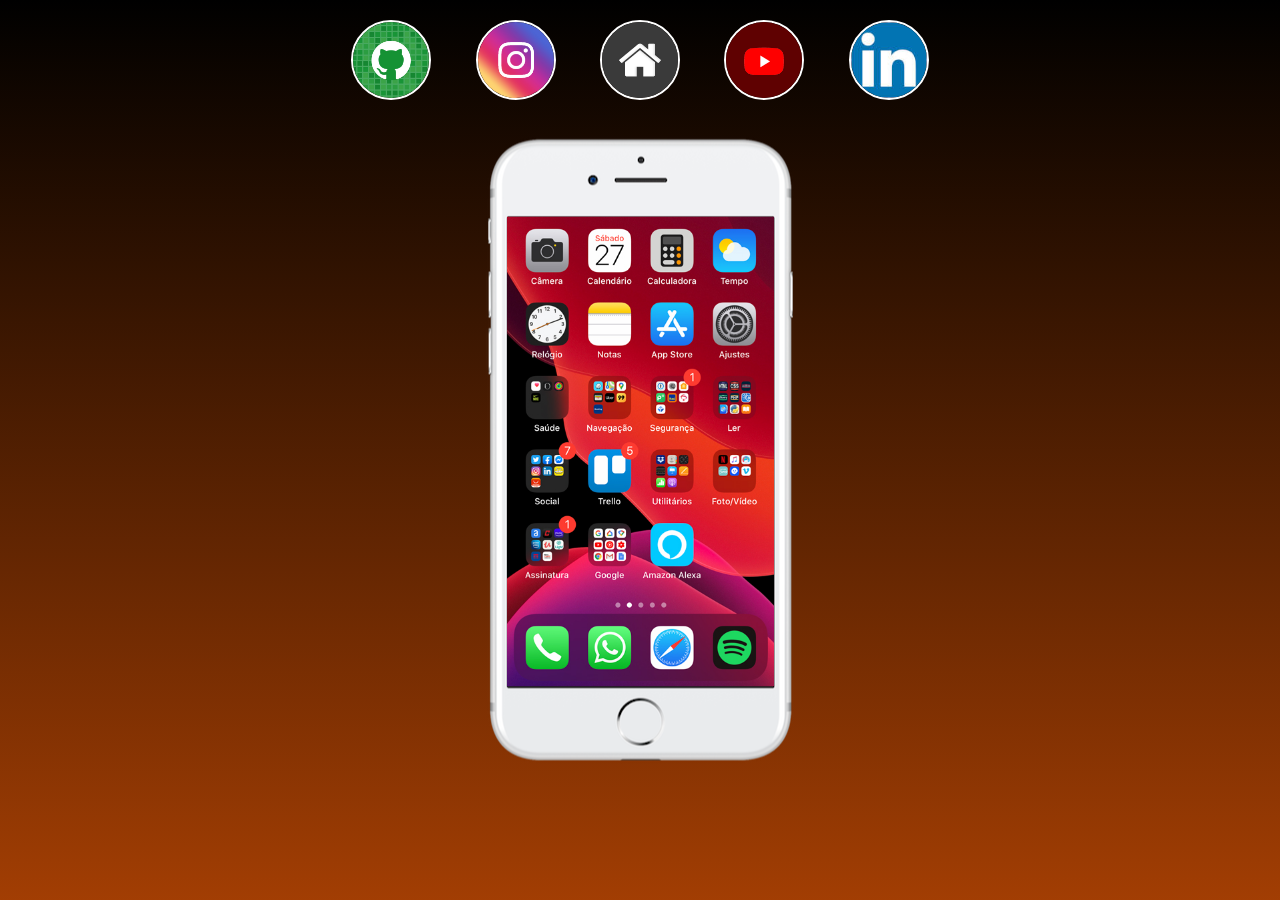
<file: index.html>
<!DOCTYPE html>
<html lang="pt-br">
<head>
    <meta charset="UTF-8">
    <meta name="viewport" content="width=device-width, initial-scale=1.0">
    <title>Projeto Redes Sociais [SOLO]</title>
    <link rel="shortcut icon" href="favicon.ico" type="image/x-icon">
    <link rel="stylesheet" href="style/style.css">
</head>
<body>
    <main>
        <section id="phone">
            <iframe src="home.html" name="tela" id="tela" frameborder="0"></iframe>
        </section>

        <section id="social-media">
            <a href="github.html" target="tela"><img src="imagens/logo-github.jpg" alt="GitHub"></a>

            <a href="home.html" target="tela"><img src="imagens/logo-instagram.jpg" alt="Instagram"></a>

            <a href="home.html" target="tela"><img src="imagens/logo-home.jpg" alt="home"></a>

            <a href="home.html" target="tela"><img src="imagens/logo-youtube.jpg" alt="Youtube"></a>

            <a href="#"><img src="imagens/logo-linkdln.jpg" alt="Linkdln"></a>
        
        </section>
    </main>
    
</body>
</html>
</file>
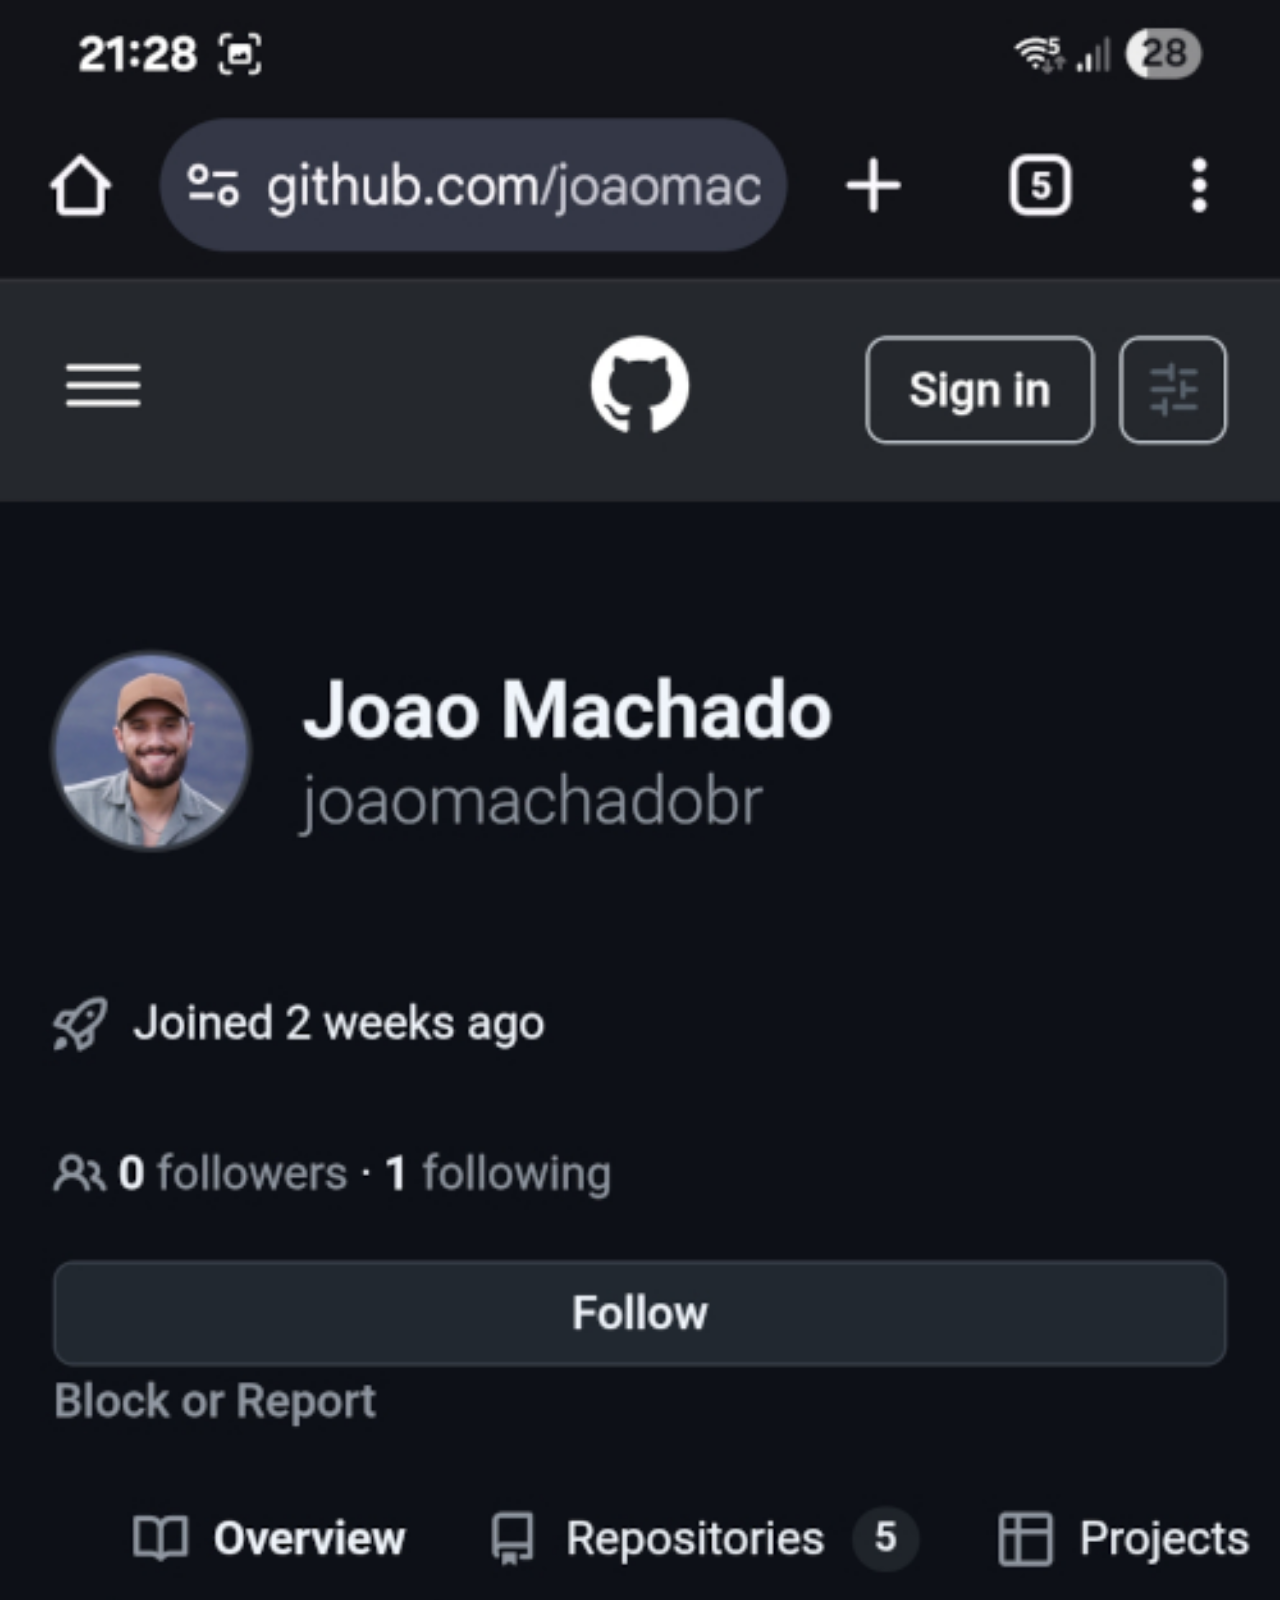
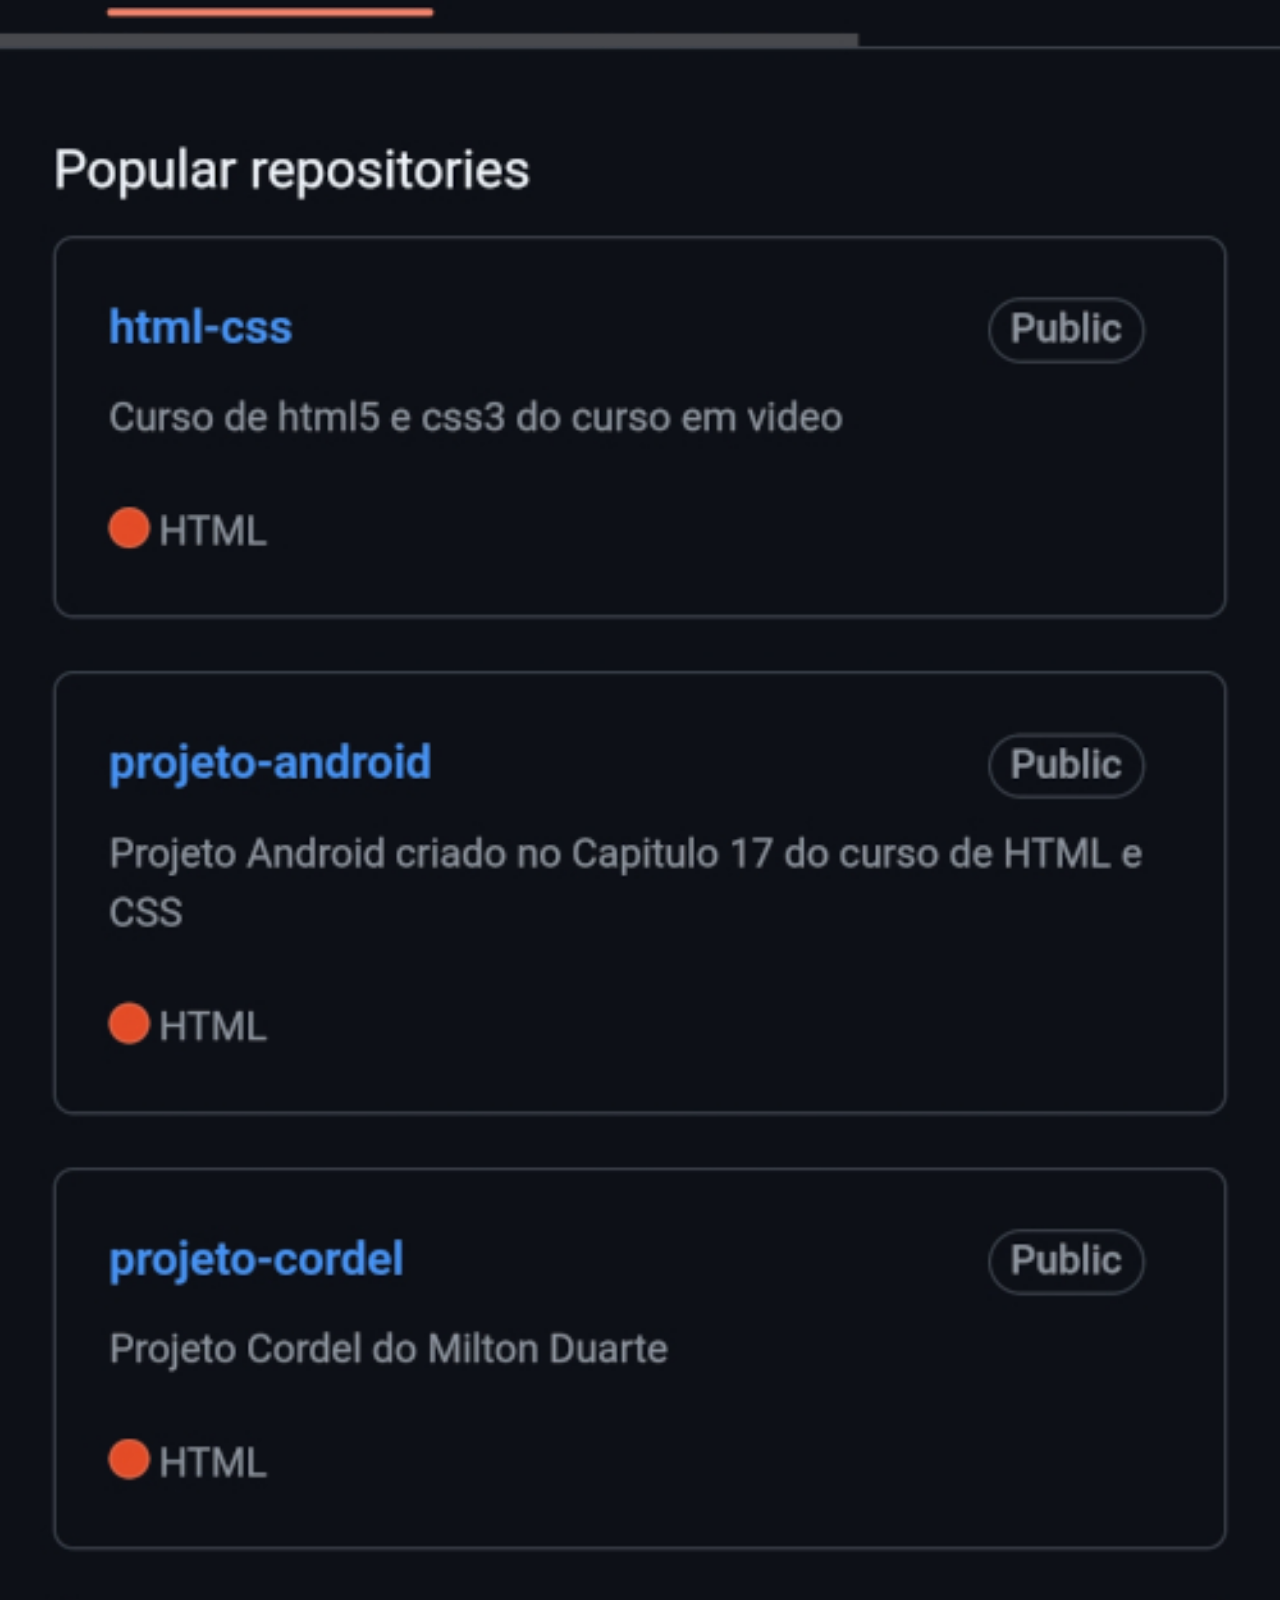
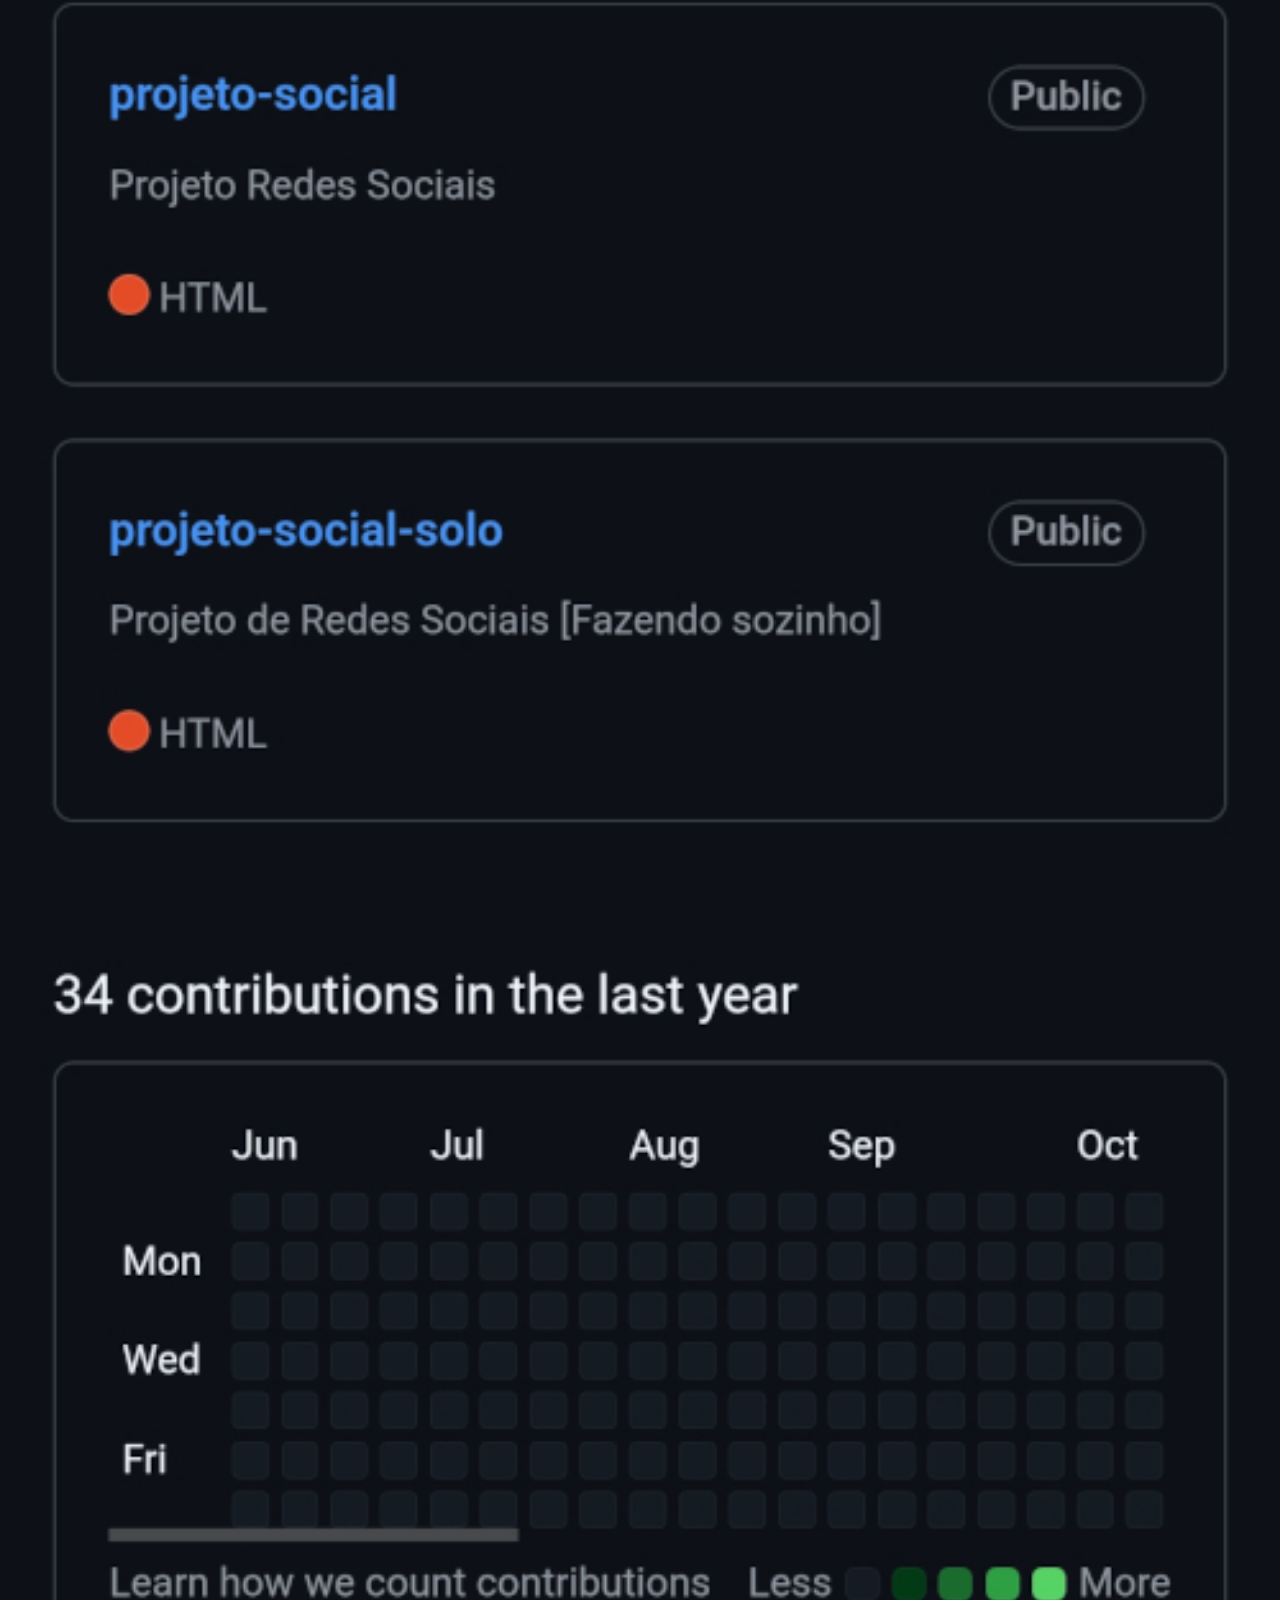
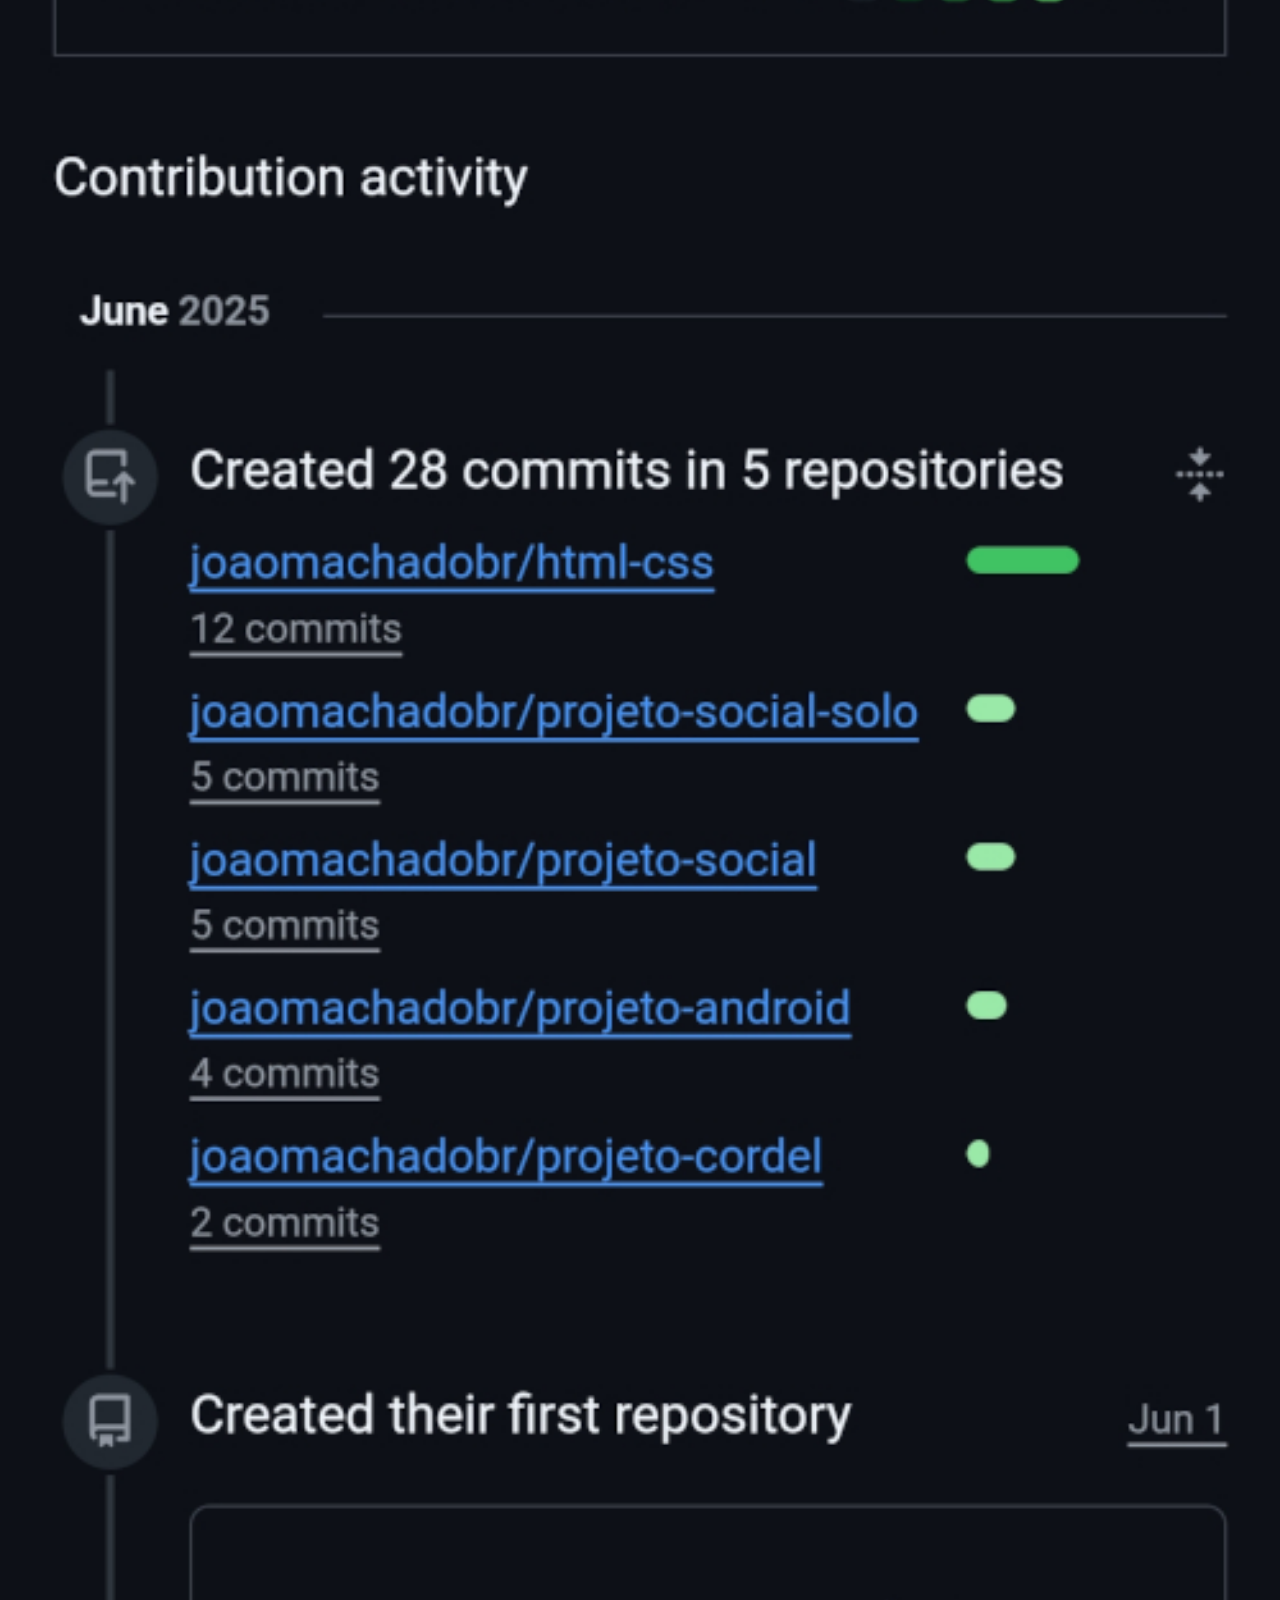
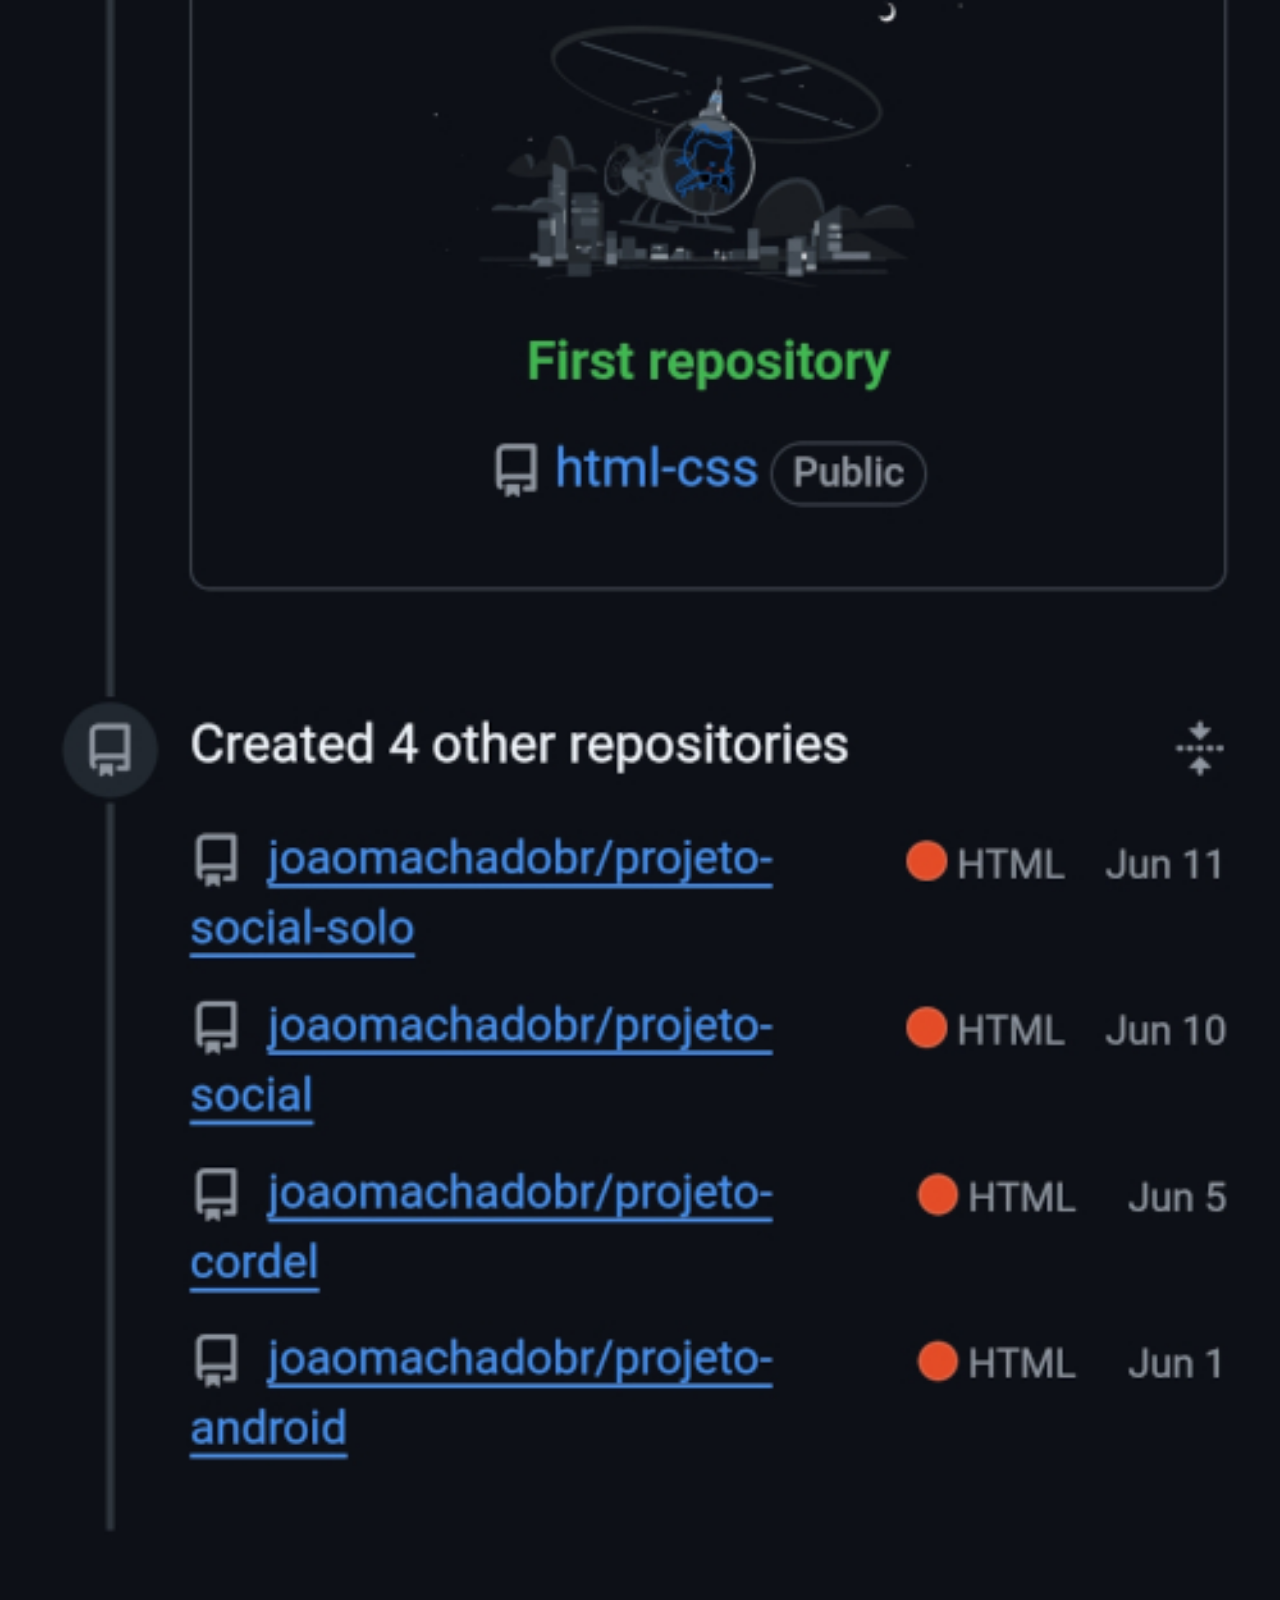
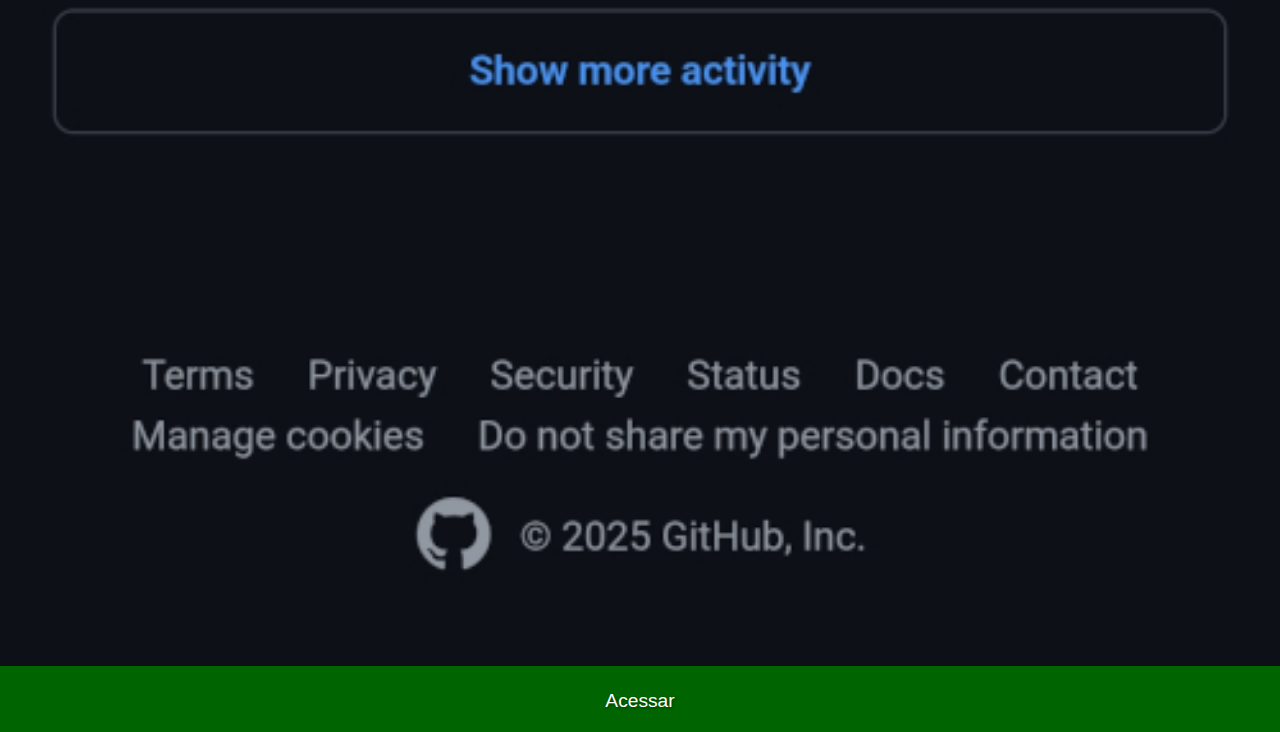
<file: github.html>
<!DOCTYPE html>
<html lang="en">
<head>
    <meta charset="UTF-8">
    <meta name="viewport" content="width=device-width, initial-scale=1.0">
    <title>GitHub</title>
    <link rel="stylesheet" href="style/social.css">
</head>
<body>
    <img src="imagens/meu-github.jpg" alt="GitHub">
    <a href="https://github.com/joaomachadobr" target="_blank">Acessar</a>
</body>
</html>
</file>
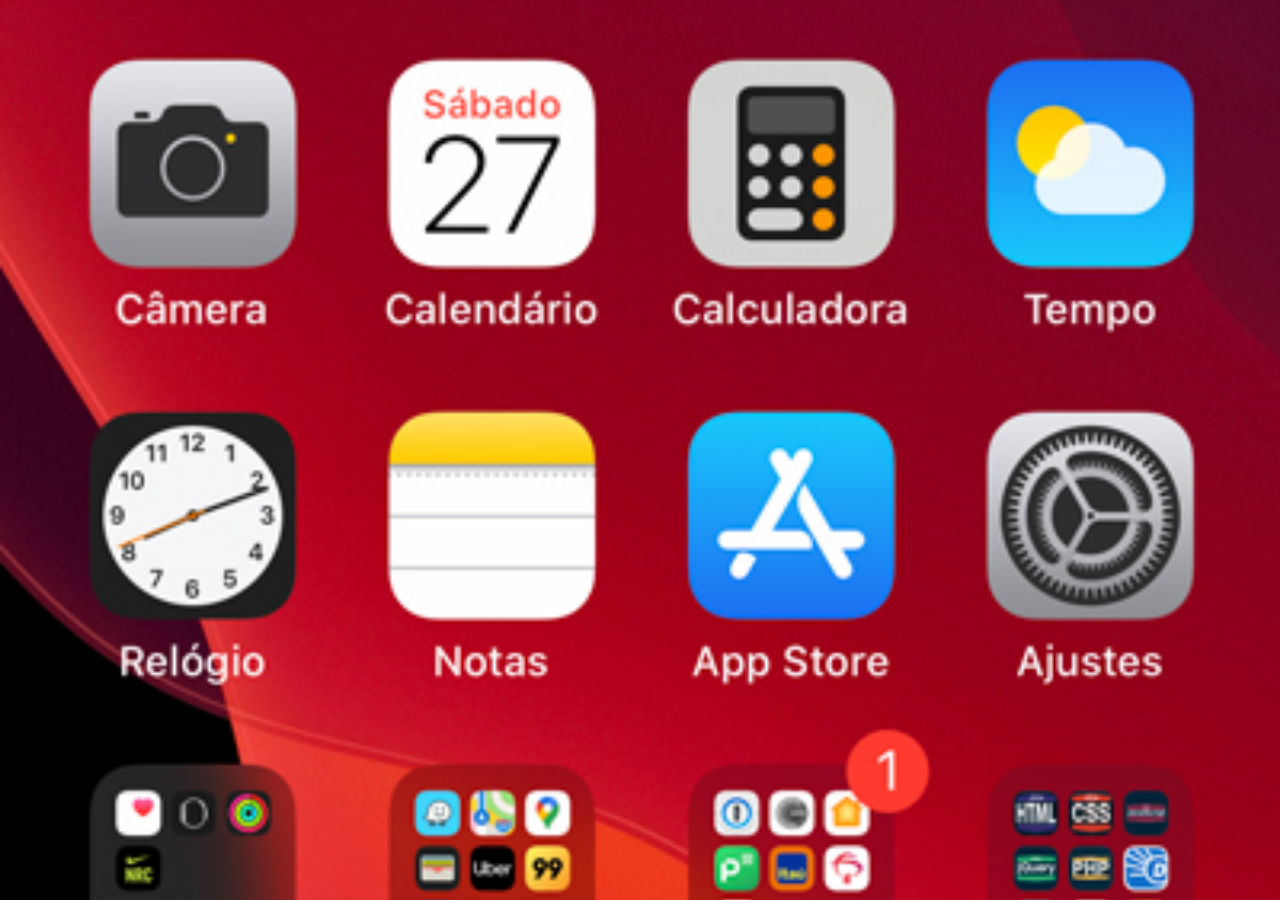
<file: home.html>
<!DOCTYPE html>
<html lang="pt-br">
<head>
    <meta charset="UTF-8">
    <meta name="viewport" content="width=device-width, initial-scale=1.0">
    <title>Home</title>
    <style>
        * {
            margin: 0px;
            padding: 0px;
        }

        body {
            background: url(imagens/tela-home.jpg) no-repeat top center;
            background-size: cover;
            width: 100vw;
            height: 100vh;
        }
    </style>
</head>
<body>

</body>
</html>
</file>
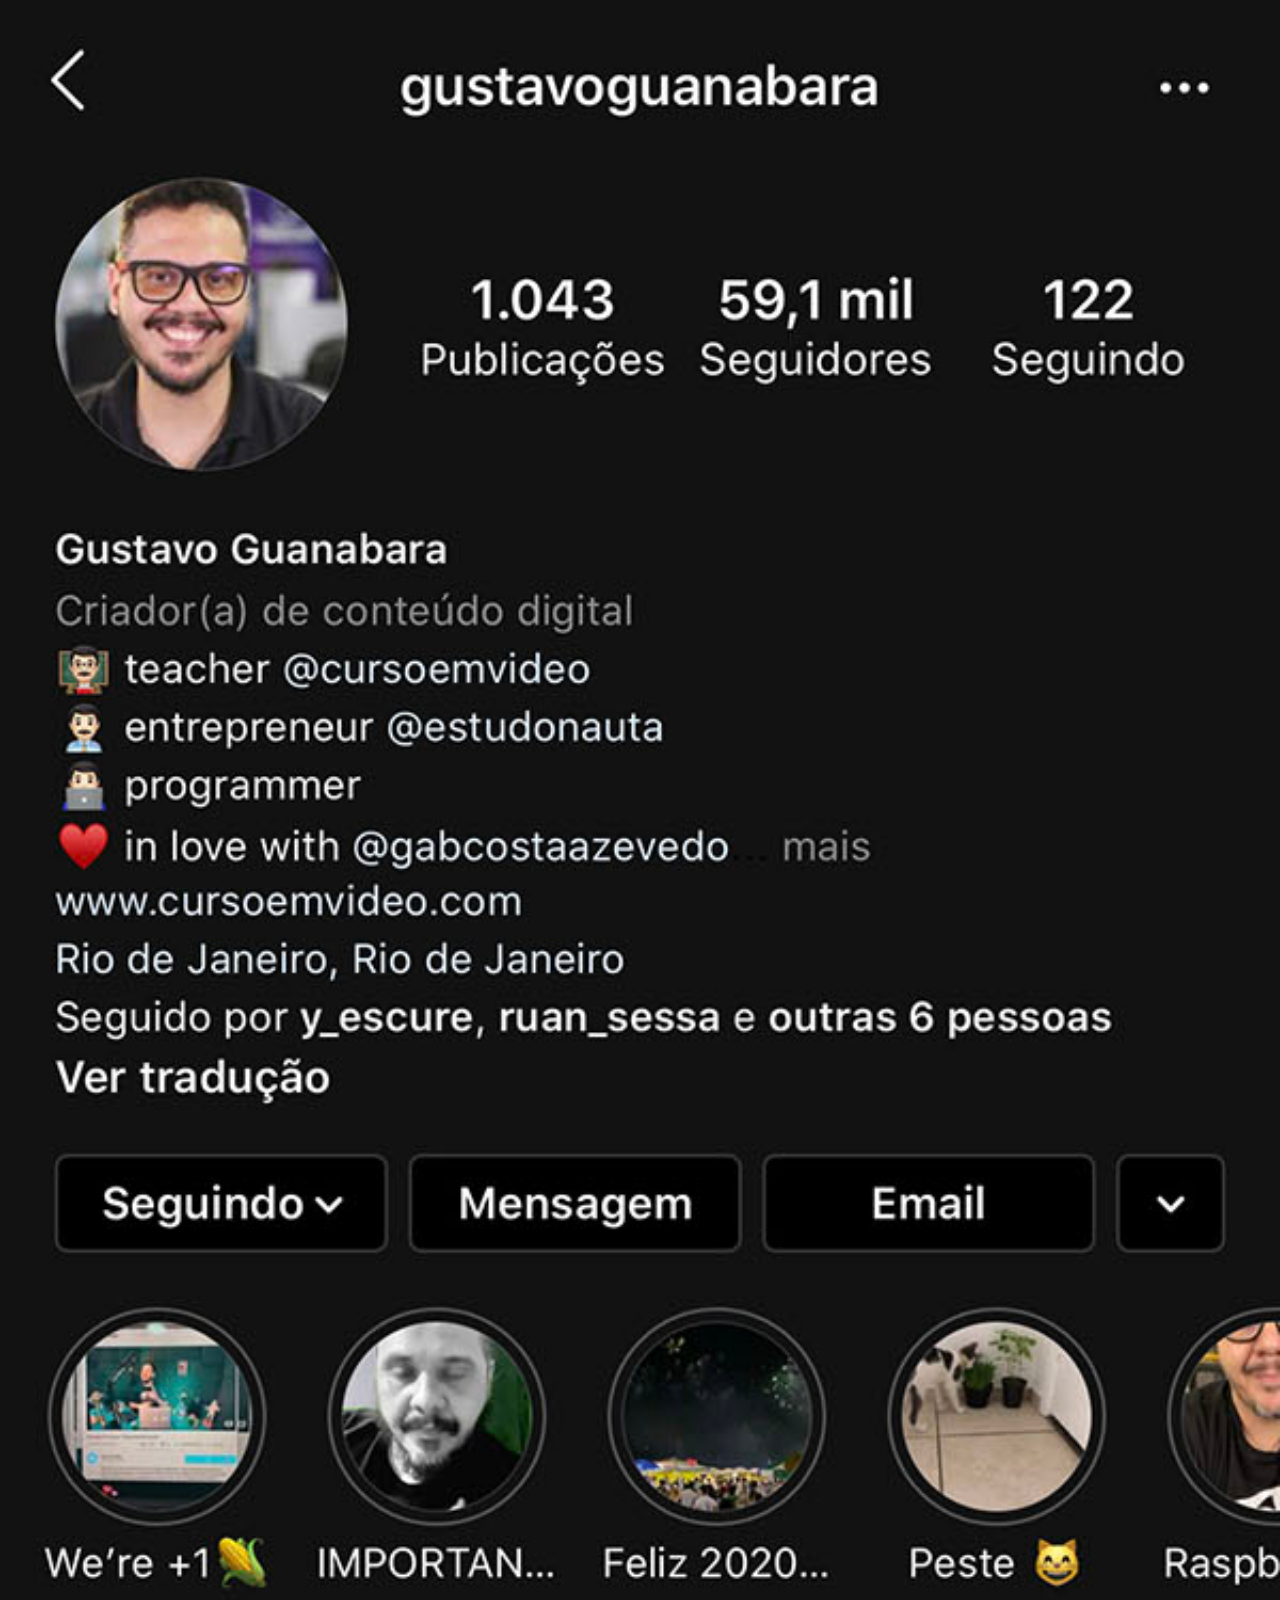
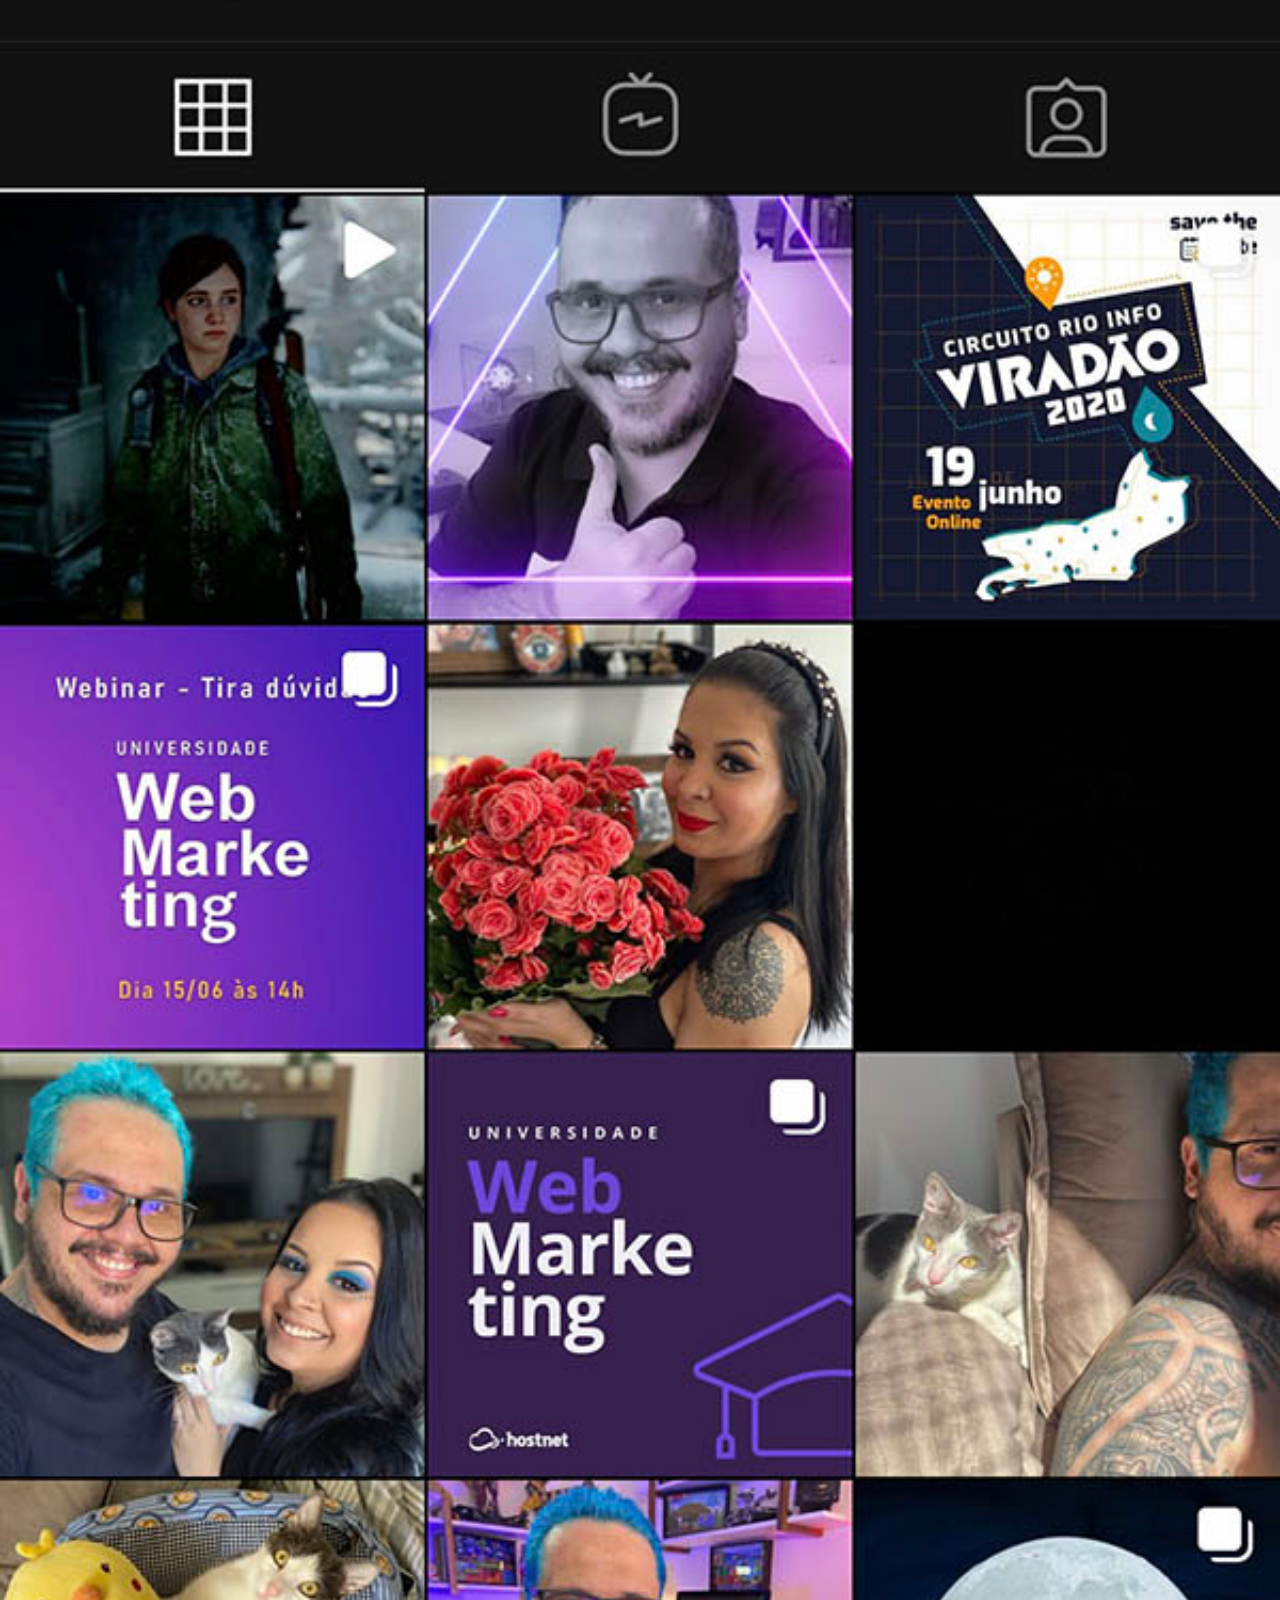
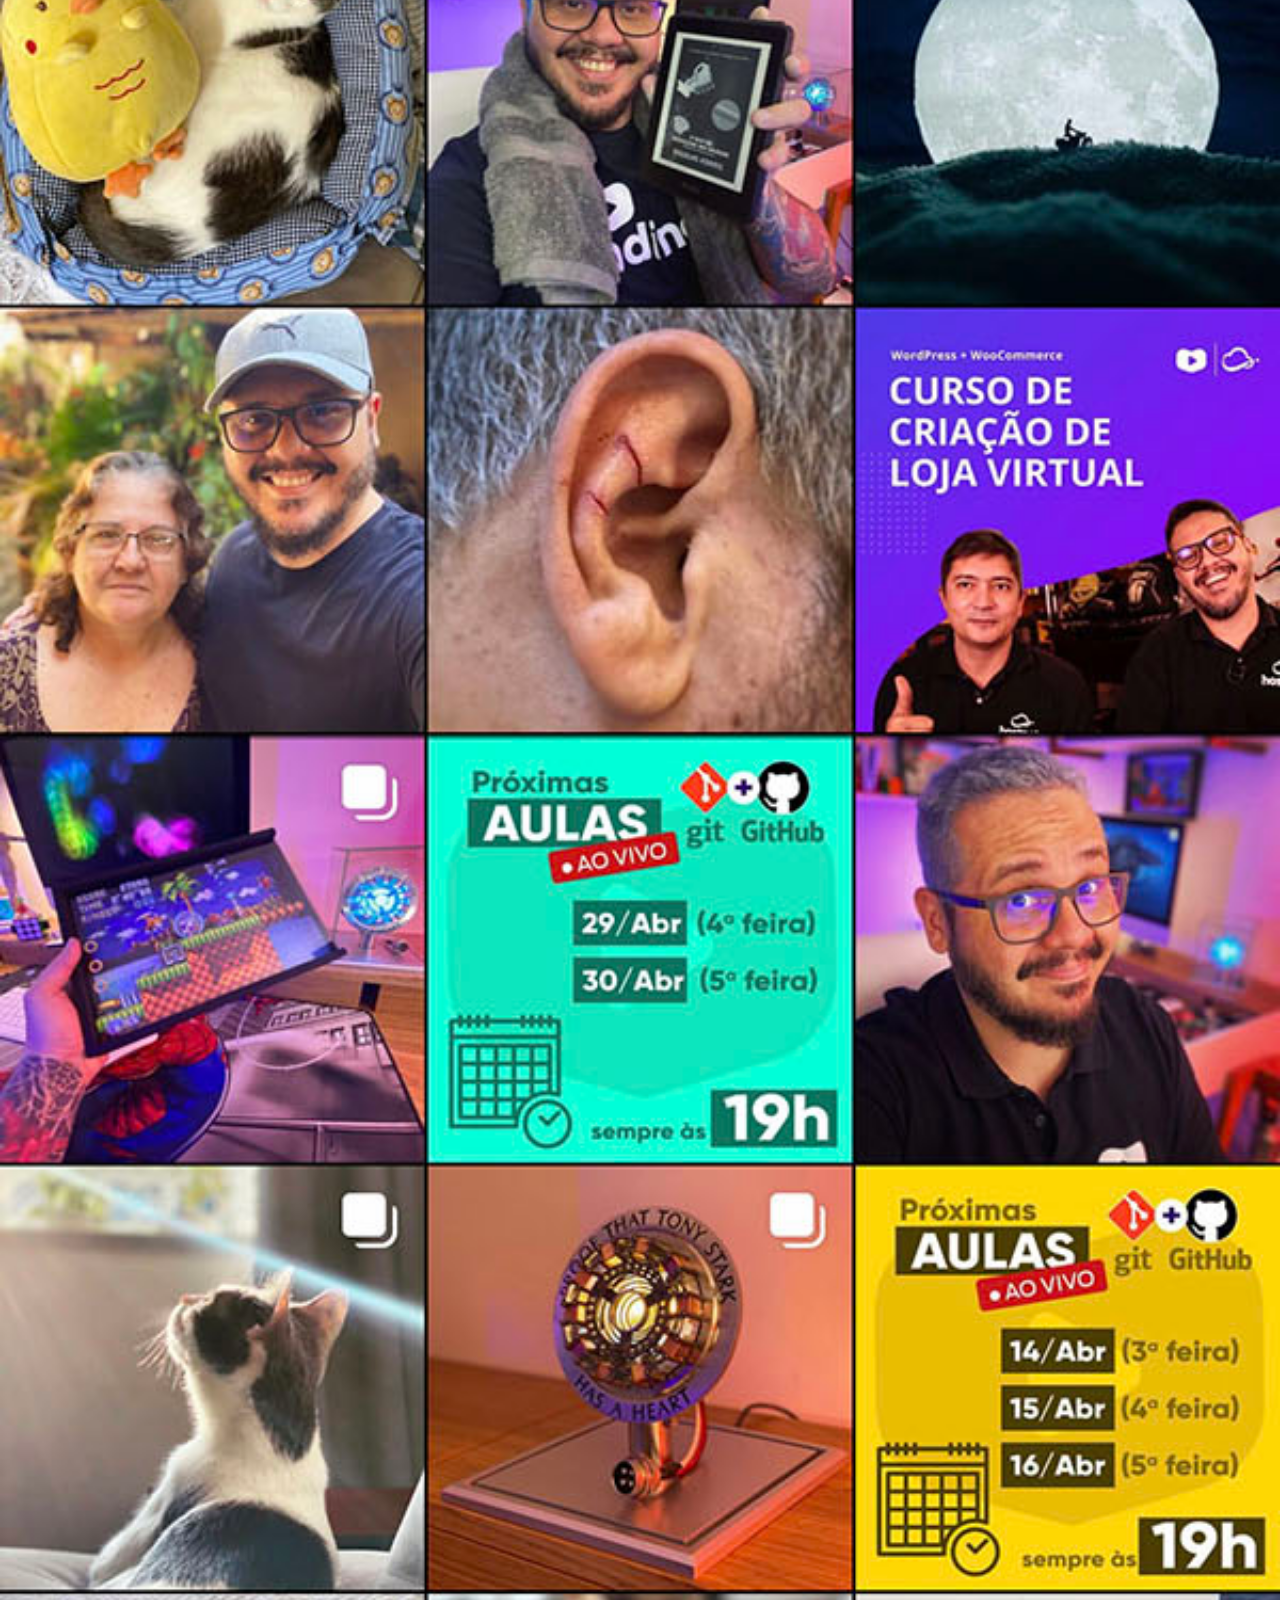
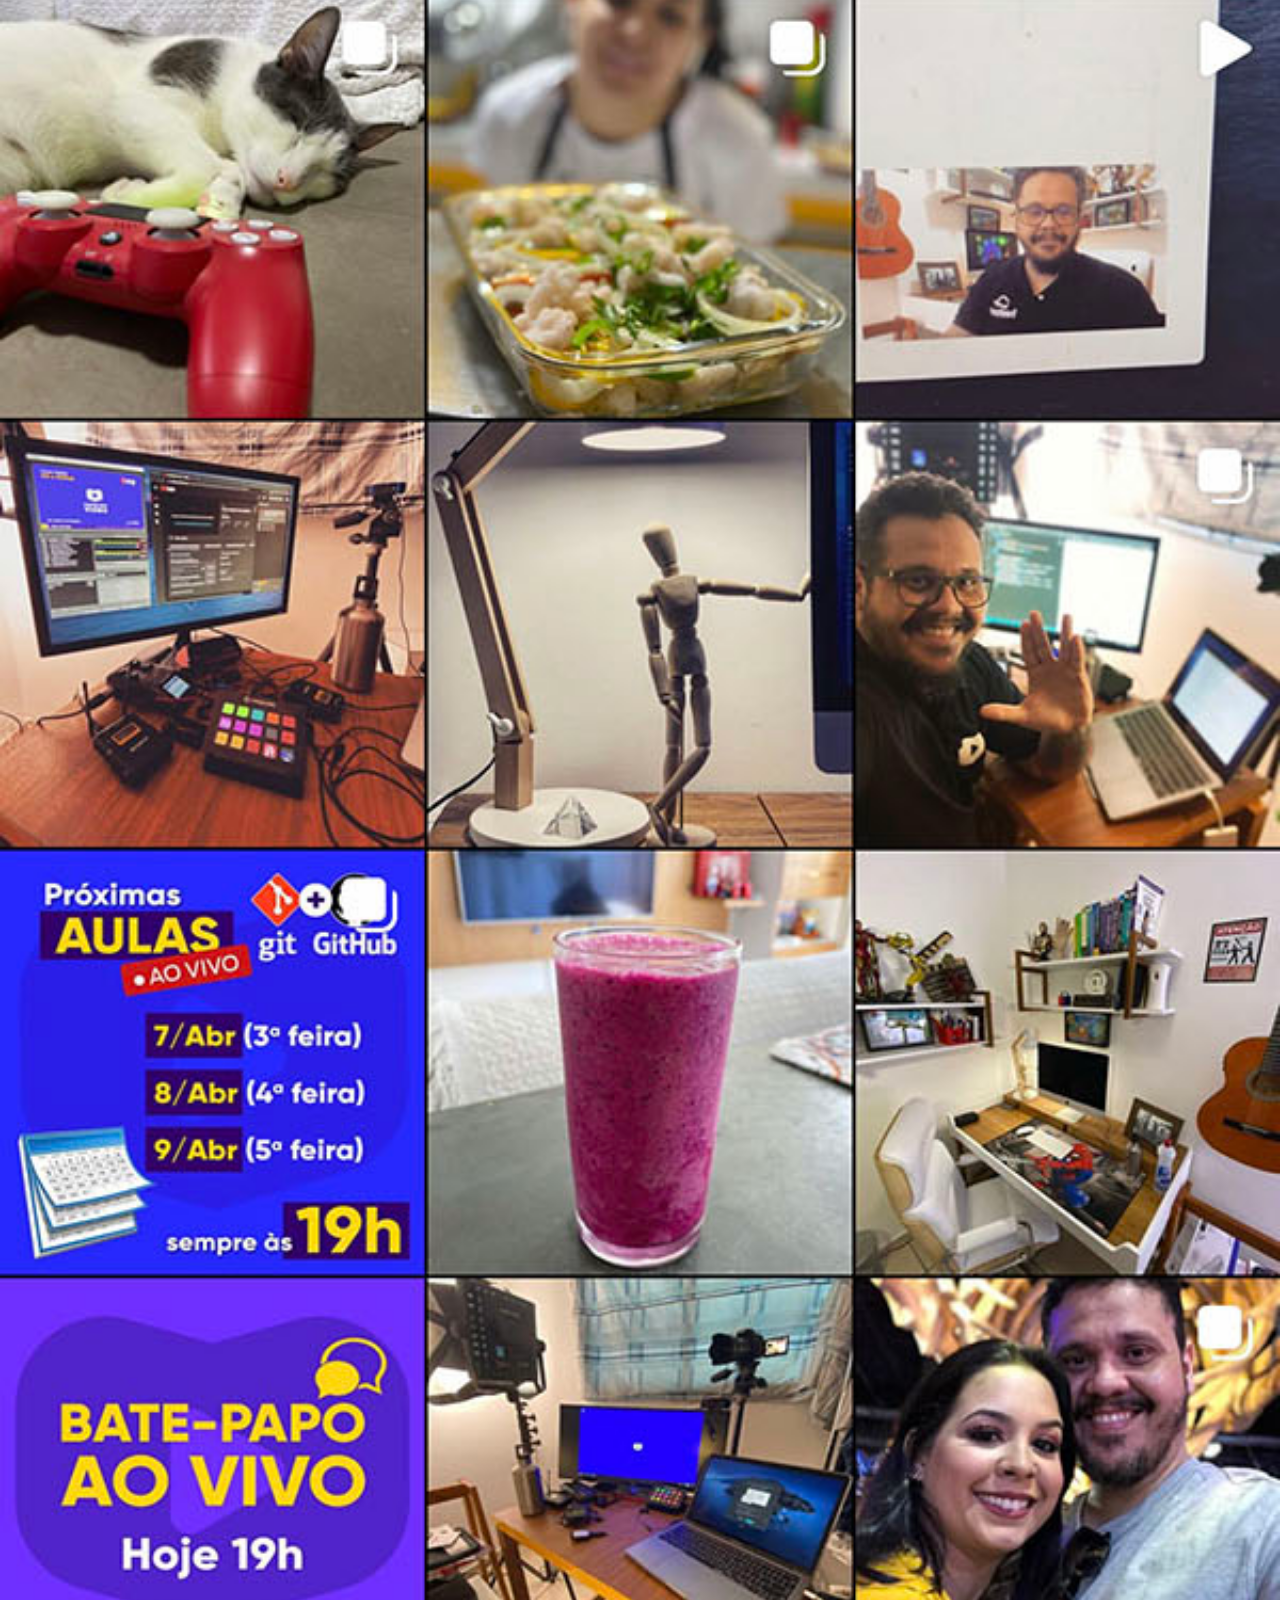
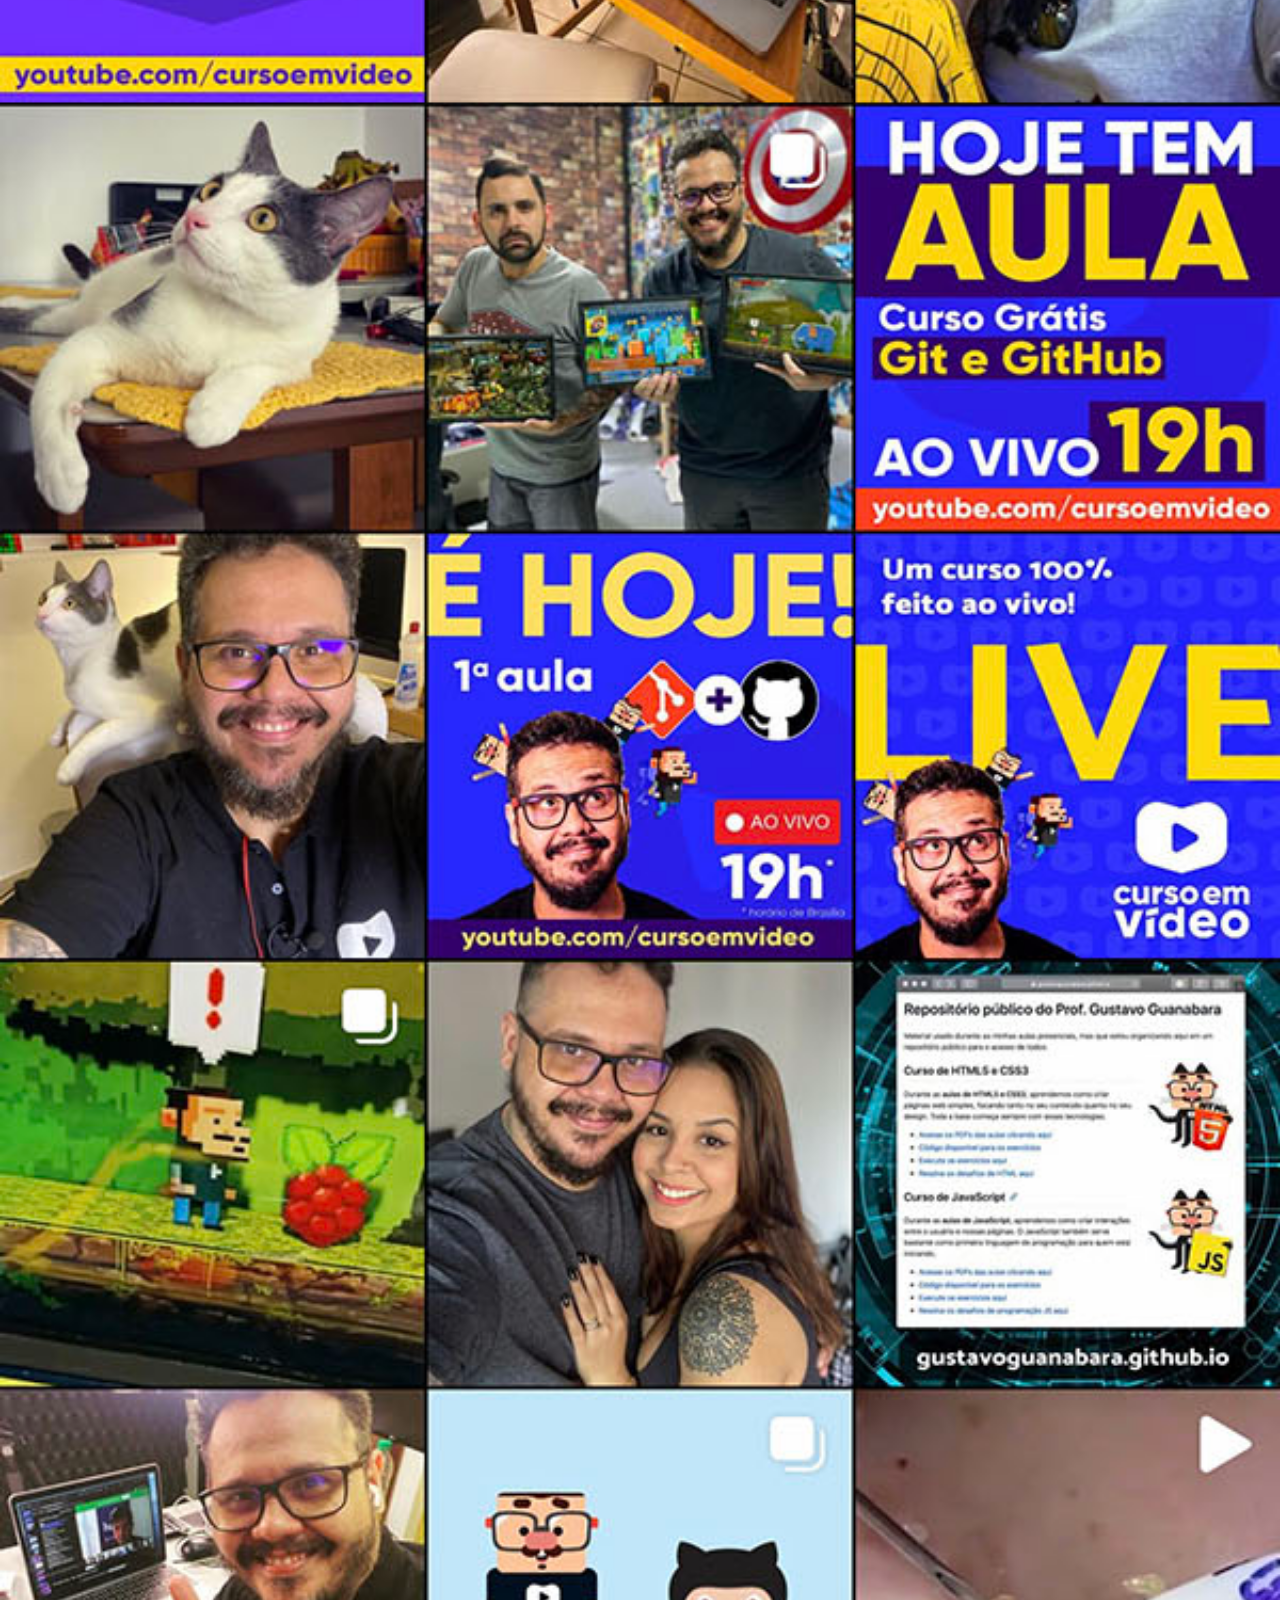
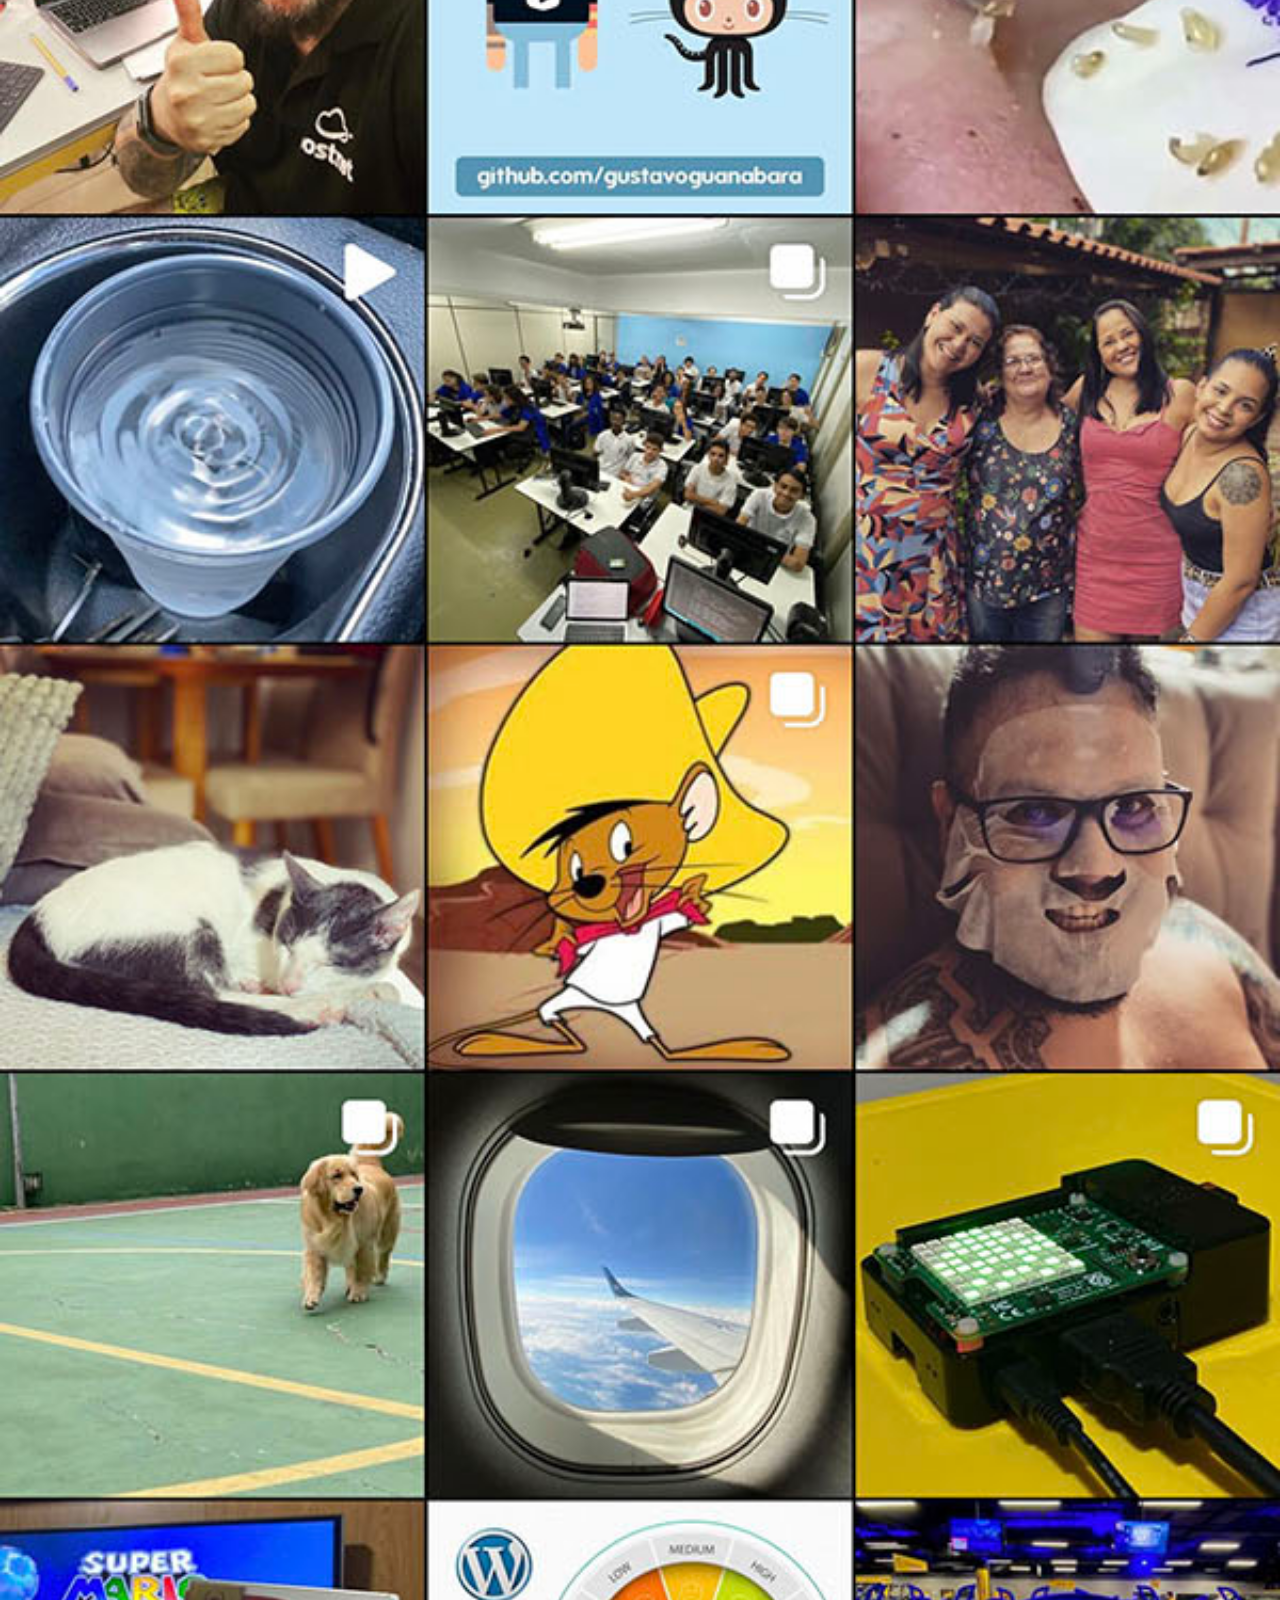
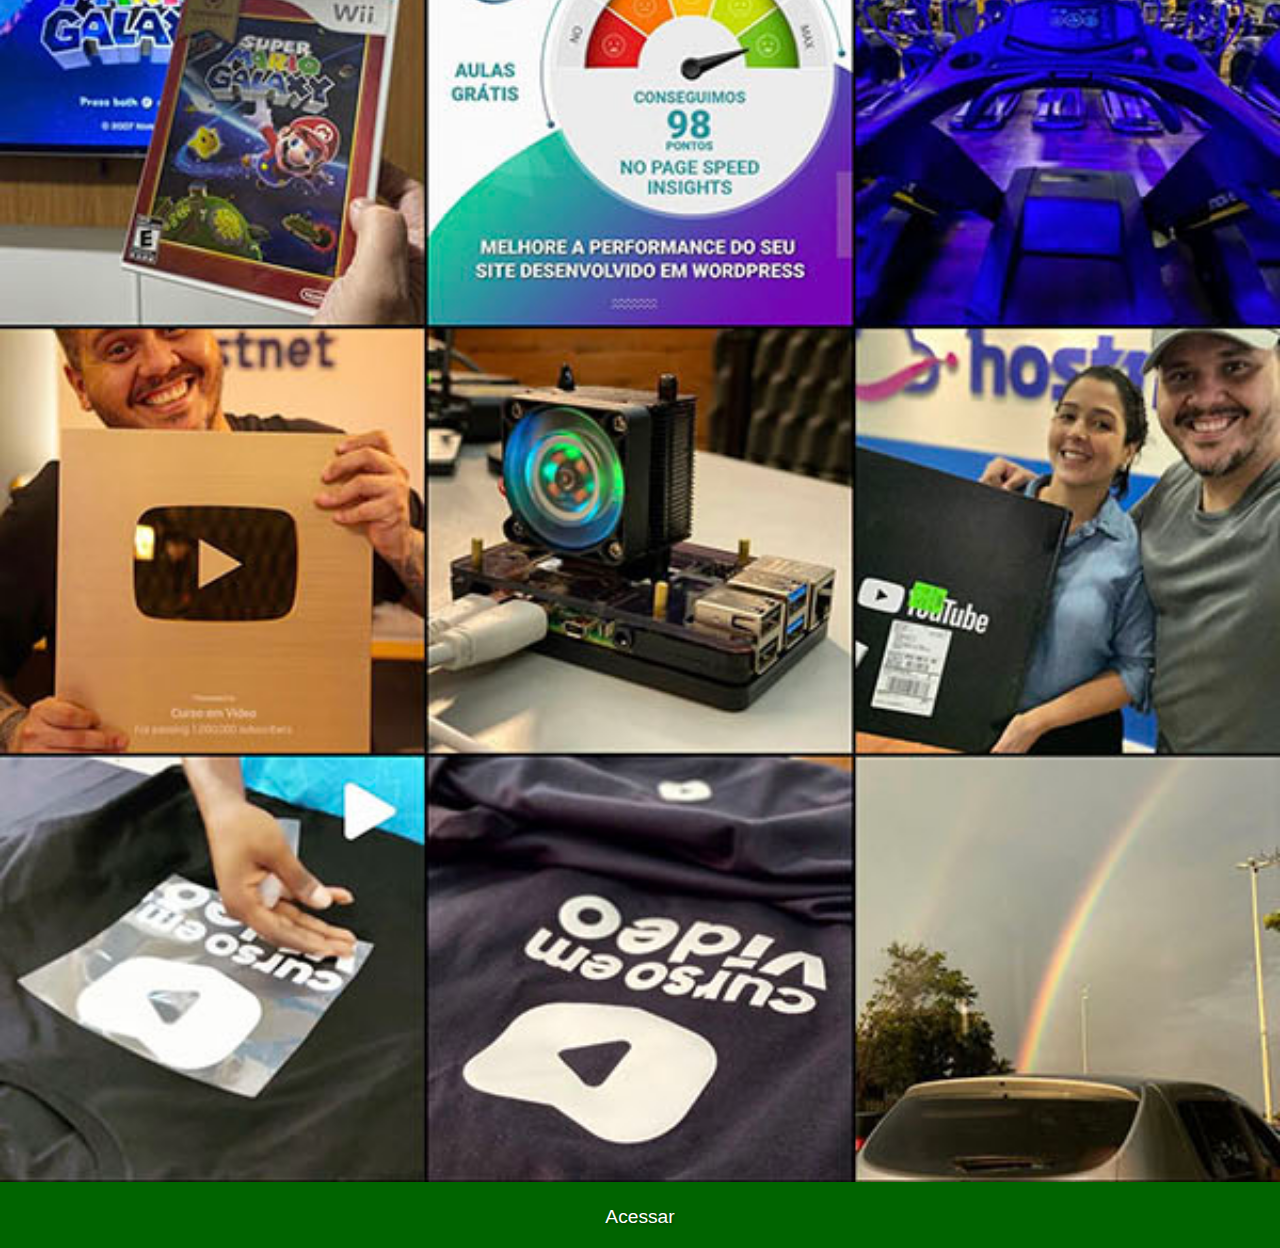
<file: instagram.html>
<!DOCTYPE html>
<html lang="en">
<head>
    <meta charset="UTF-8">
    <meta name="viewport" content="width=device-width, initial-scale=1.0">
    <title>Instagram</title>
    <link rel="stylesheet" href="style/social.css">
</head>
<body>
    <img src="imagens/tela-instagram.jpg" alt="Instagram">
    <a href="#">Acessar</a>
</body>
</html>
</file>
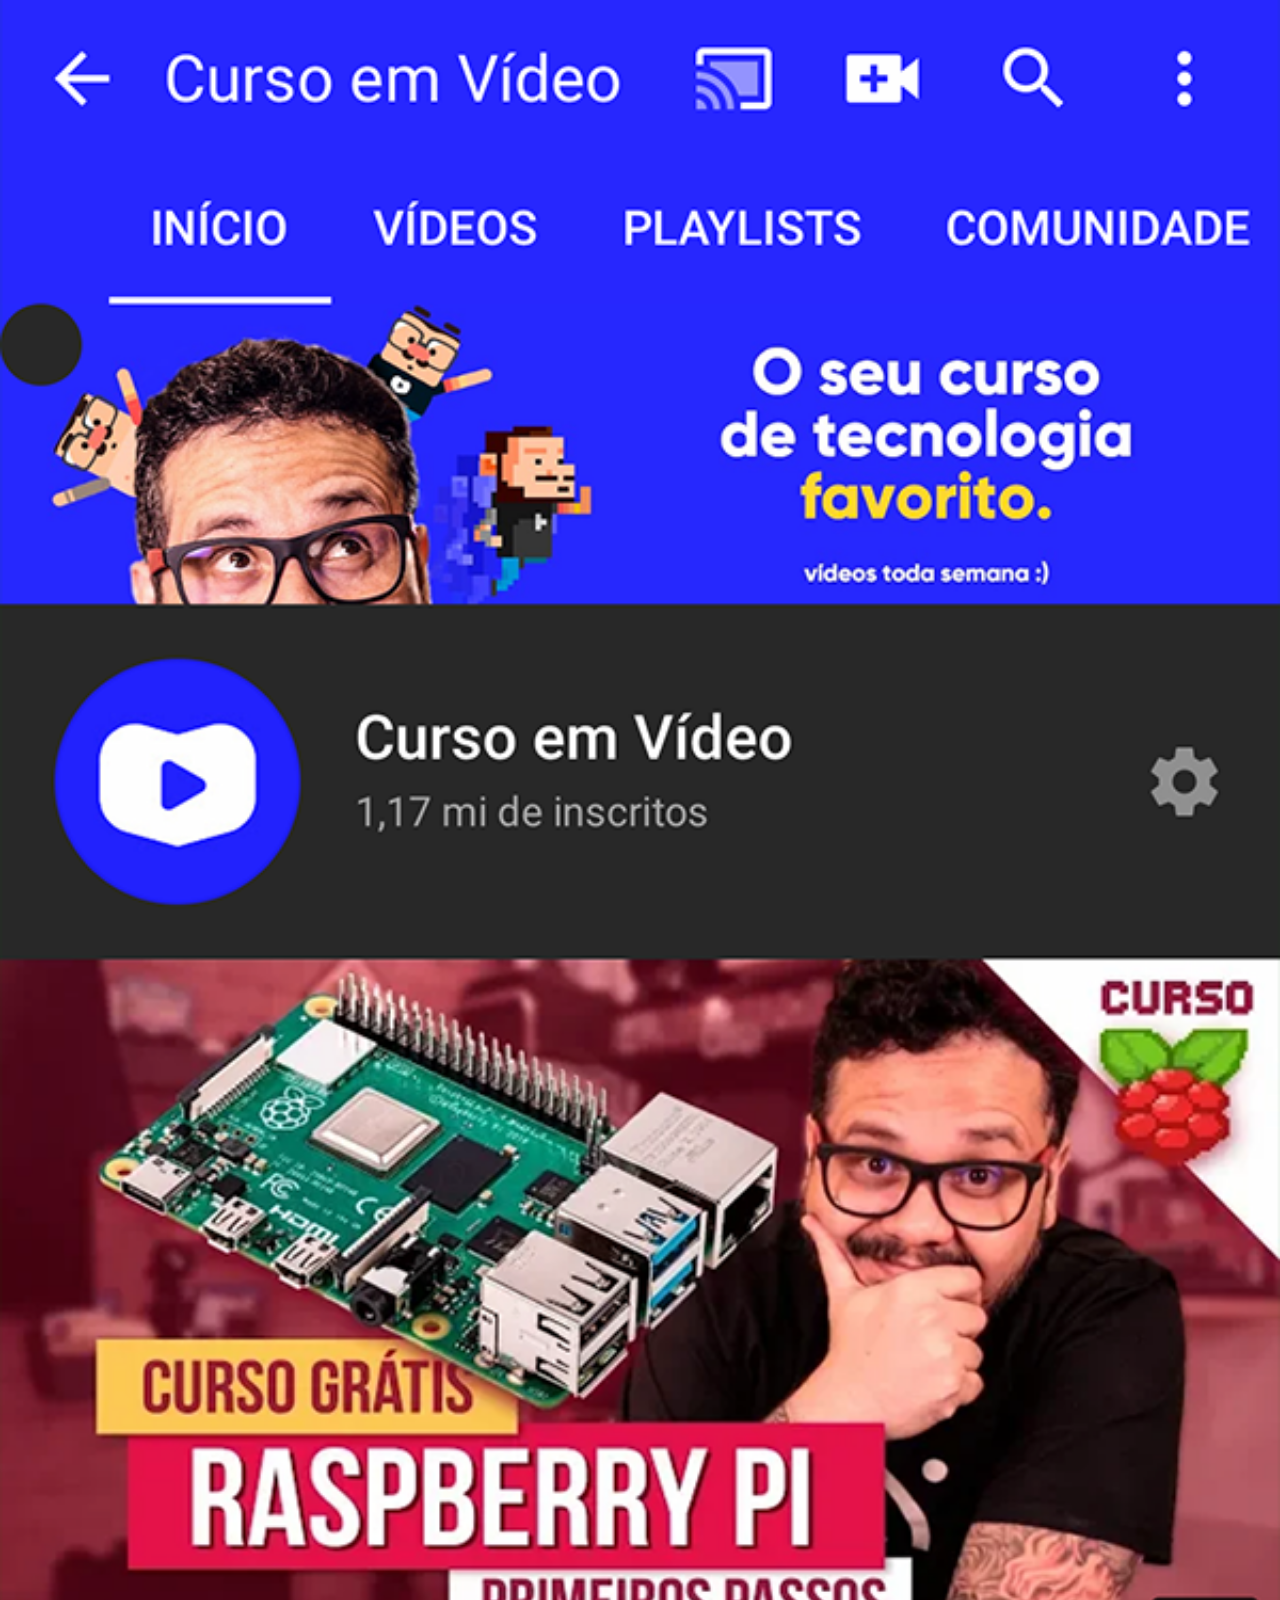
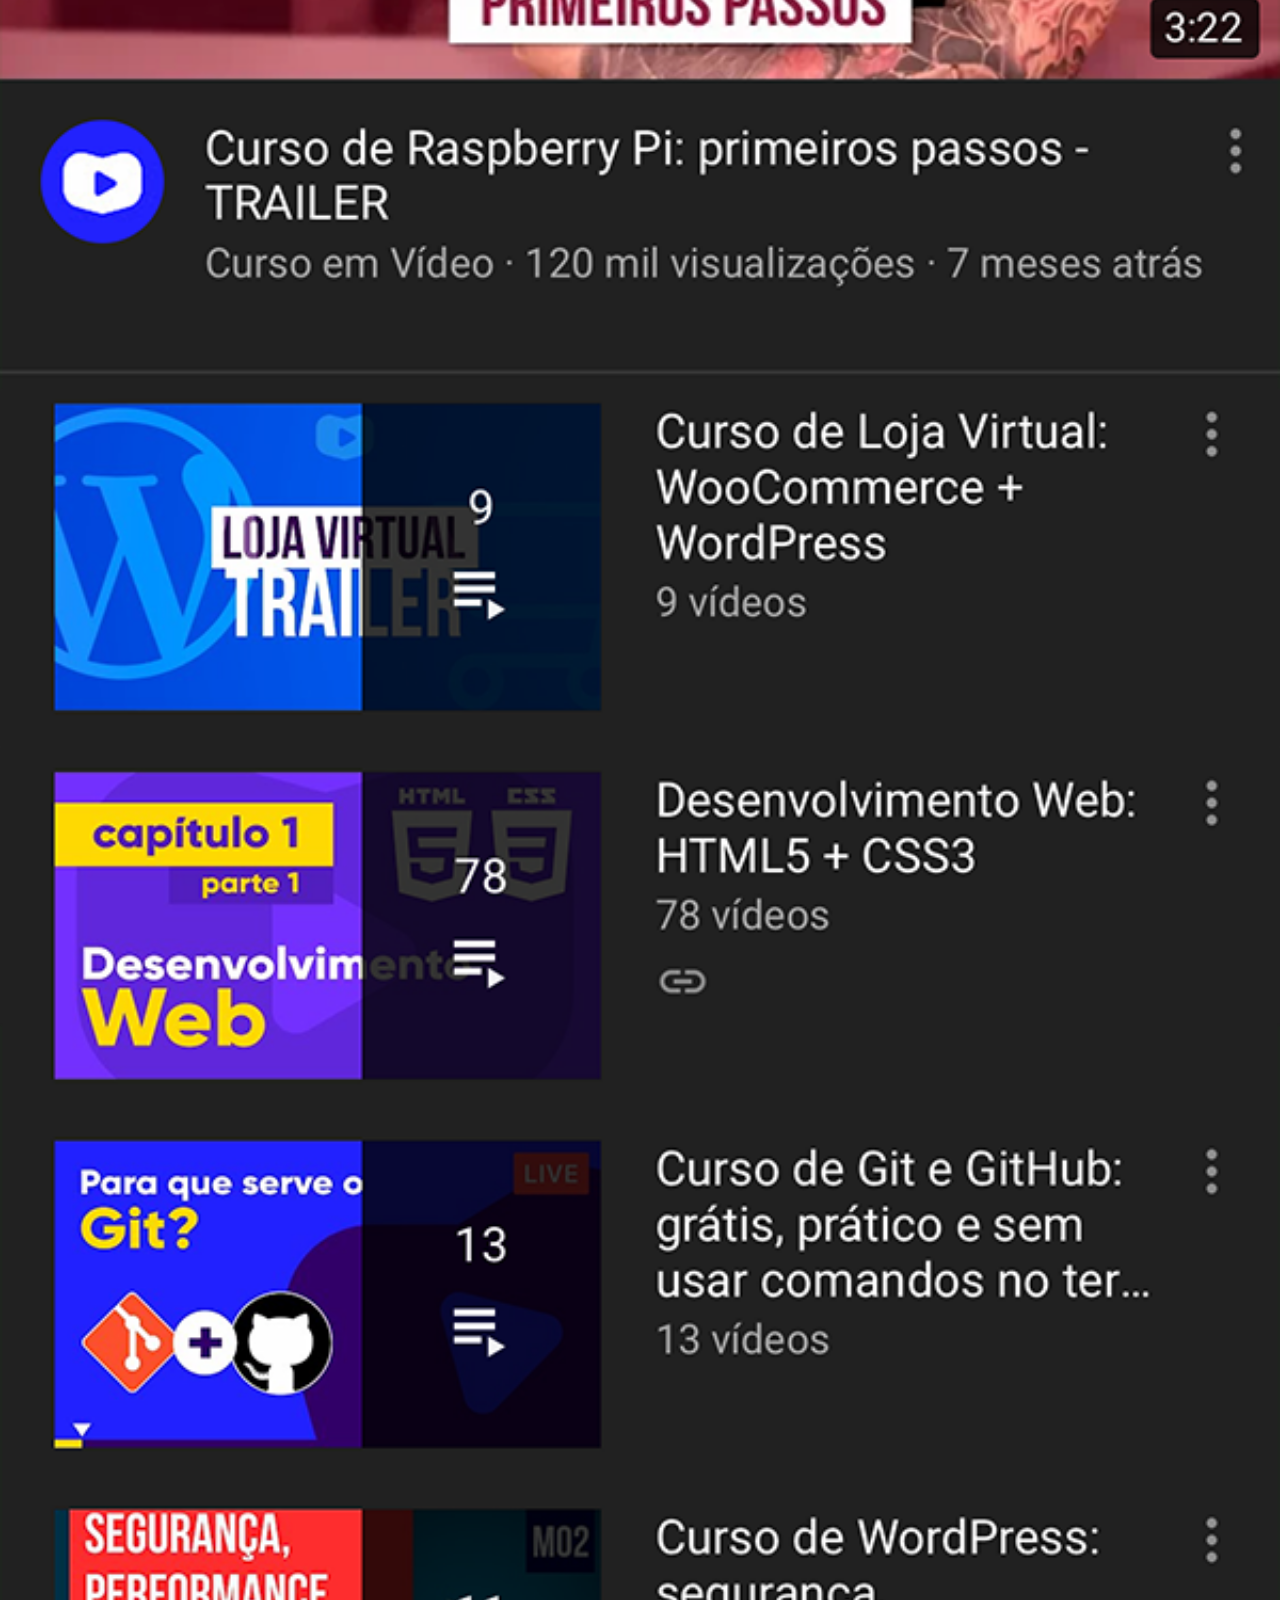
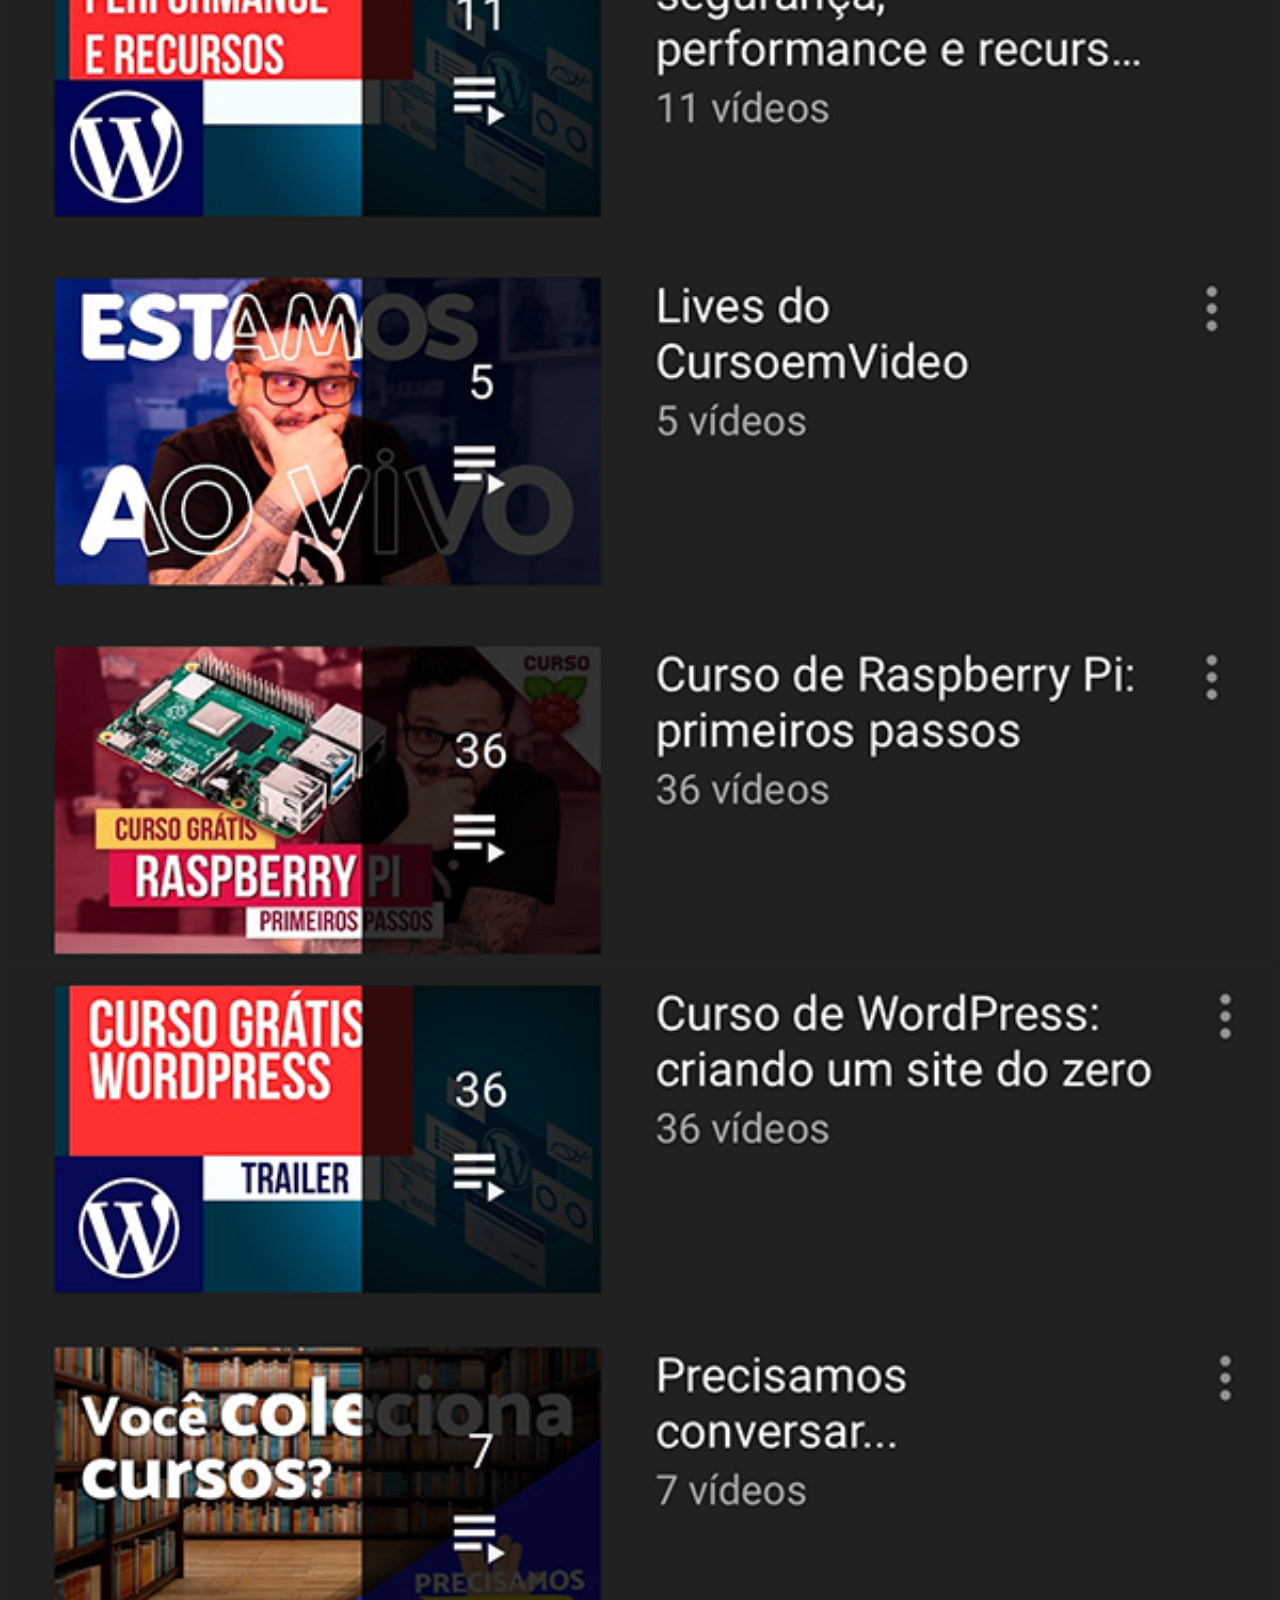
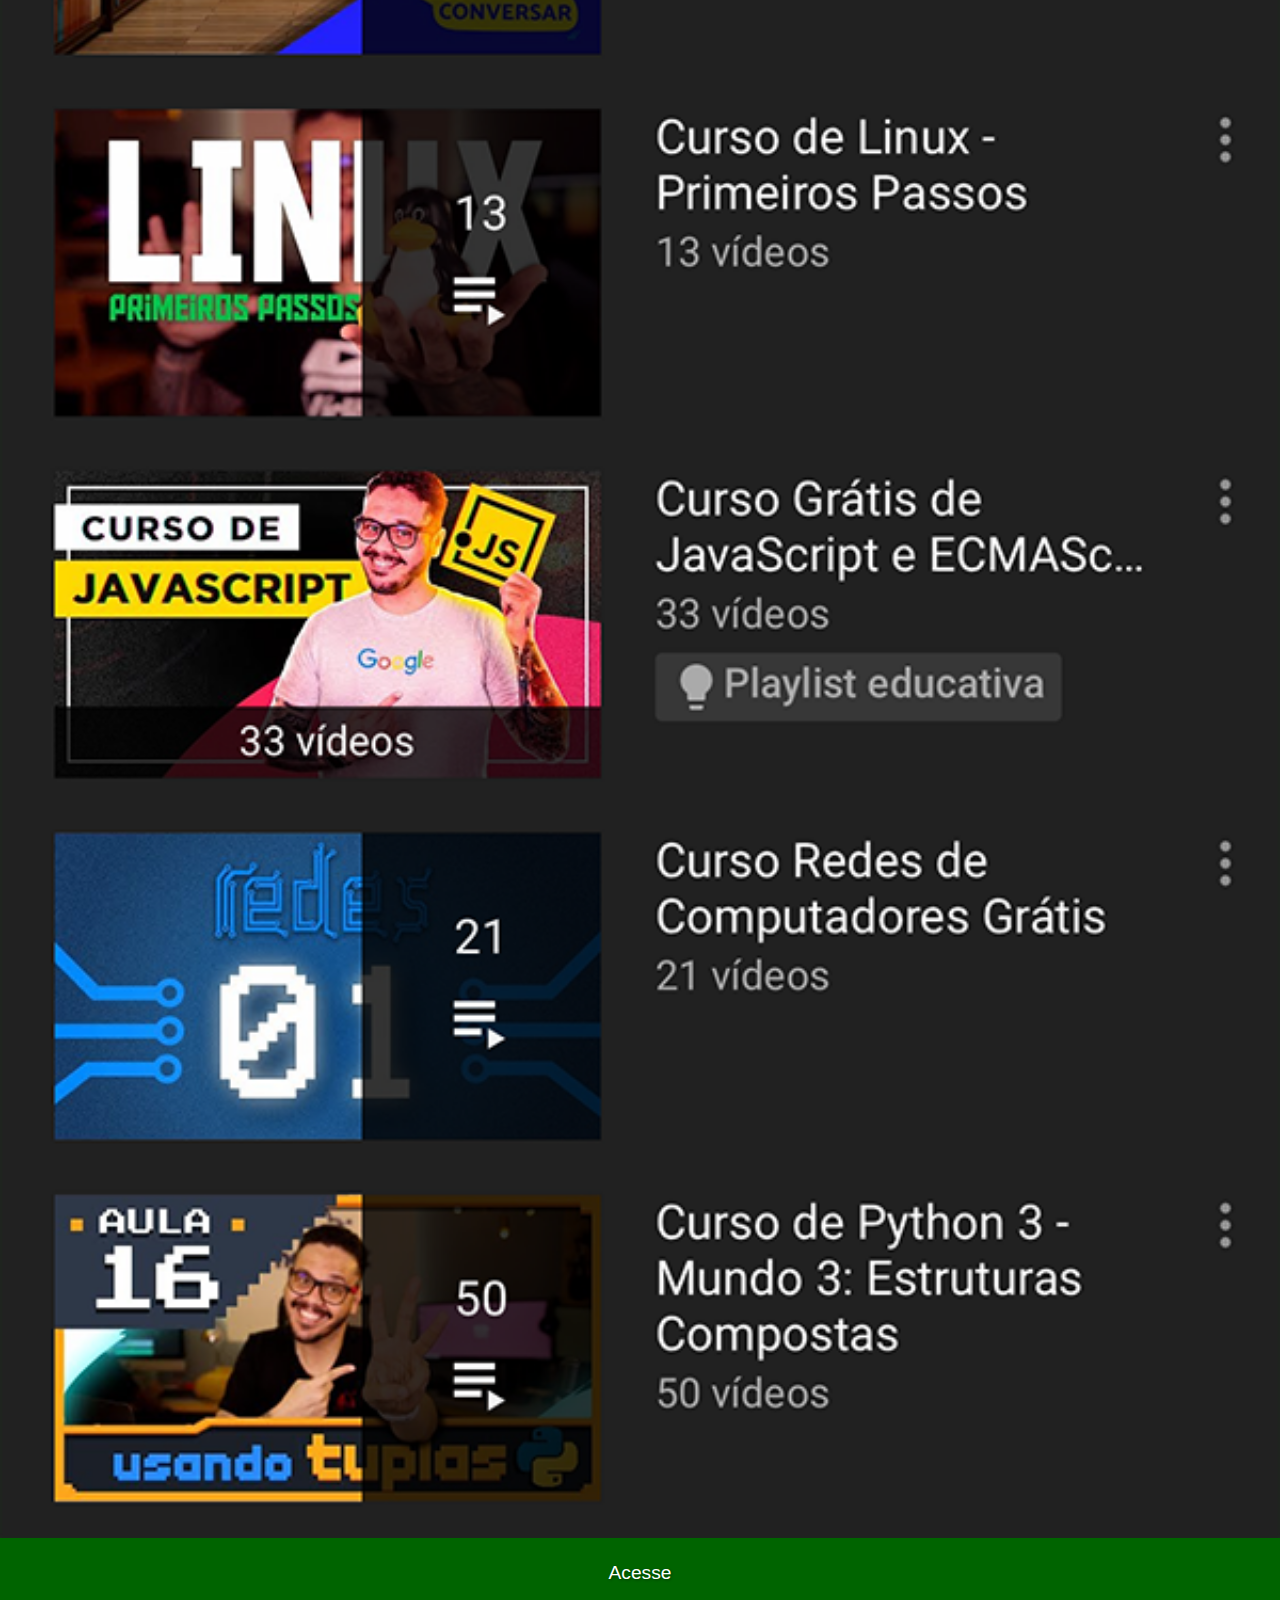
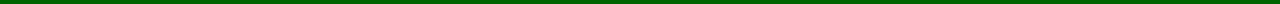
<file: youtube.html>
<!DOCTYPE html>
<html lang="en">
<head>
    <meta charset="UTF-8">
    <meta name="viewport" content="width=device-width, initial-scale=1.0">
    <title>Youtube</title>
    <link rel="stylesheet" href="style/social.css">
</head>
<body>
    <img src="imagens/tela-youtube.png" alt="Youtube">
    <a href="#">Acesse</a>
</body>
</html>
</file>
<file: style/style.css>
@charset "UTF-8";

* {
    margin: 0px;
    padding: 0px;
    font-family: Arial, Helvetica, sans-serif;
}

html, body {
    height: 100vh;
    width: 100vw;
    background-color: black;
    box-sizing: border-box;
}

body {
   background-image: linear-gradient(to bottom, rgb(0, 0, 0), rgba(255, 97, 5, 0.637));
}

main {
    position: relative;
    height: 100vh;
}

section#phone {
    position: absolute;
    top: 50%;
    left: 50%;
    transform: translate(-50%, -50%);

    width: 310px;
    height: 627px;
    background: url(../imagens/frame-iphone.png) no-repeat;
}

section#social-media img {
    height: 80px;
    border-radius: 50%;
    margin: 20px;
    border: 2px solid white;
    box-sizing: border-box;
}

section#social-media img:hover {
    border: 4px solid white;
    box-shadow: 0px 0px 5px white;
}

#social-media {
    text-align: center;
}

iframe#tela {
    position: relative;
    top: 80px;
    left: 22px;

    height: 470px;
    width: 267px;
}
</file>
<file: style/social.css>
@charset "UTF-8";

* {
    margin: 0px;
    padding: 0px;
    font-family: Arial, Helvetica, sans-serif;
}
        
body::-webkit-scrollbar {
    display: none;
}

body {
    background-color: darkgreen;
}

a {
    display: block;
    text-align: center;
    text-decoration: none;
    color: white;
    font-size: 1.2em;
    background-color: darkgreen;
    padding: 20px;
    text-shadow: 1px 1px 3px rgba(0, 0, 0, 0.418);
}

a:hover {
    background-color: green;
    font-size: 1.4em;
    text-shadow: 1px 1px 6px rgba(255, 255, 255, 0.788);
}

img {
    width: 100vw;
}
</file>
